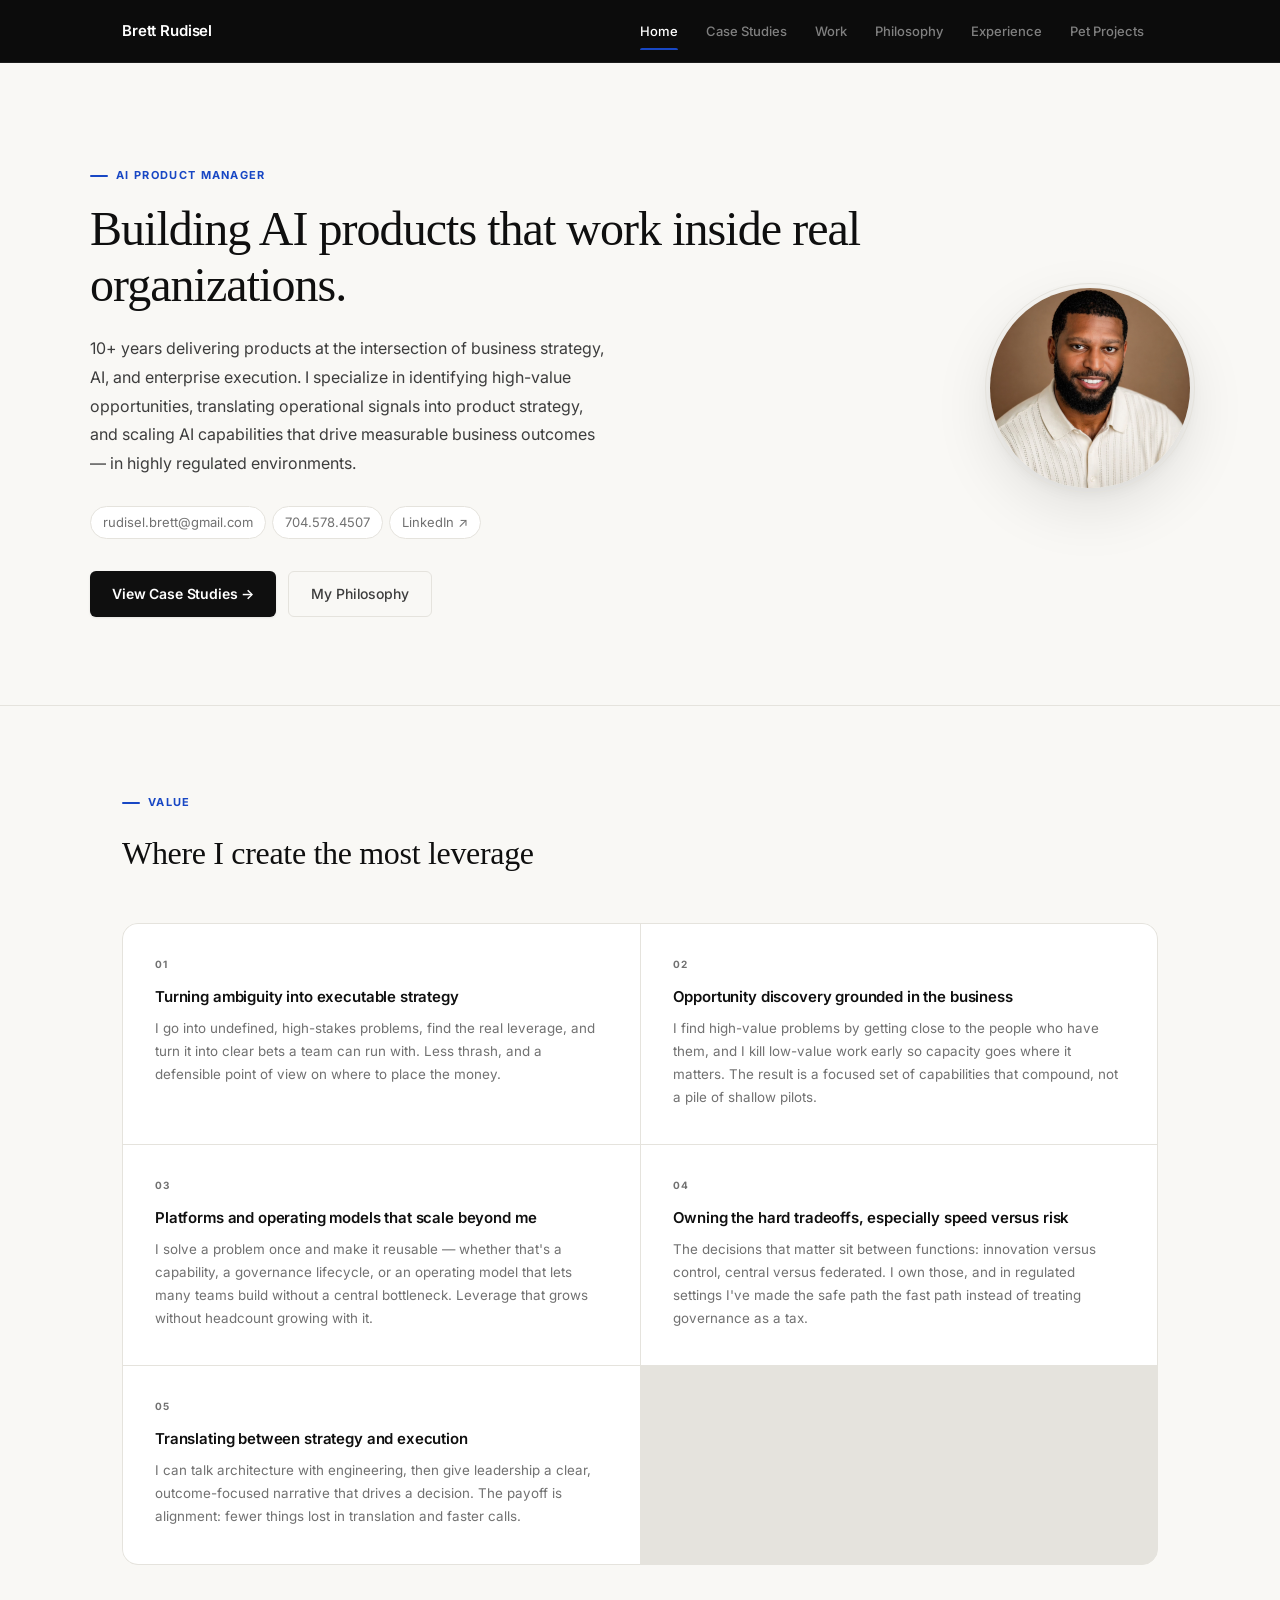
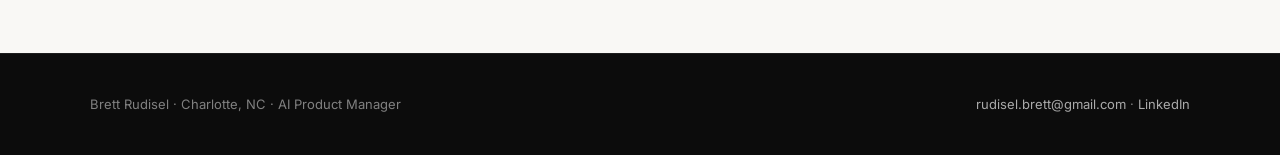
<file: index.html>
<!DOCTYPE html>
<html lang="en">
<head>
  <meta charset="UTF-8" />
  <meta name="viewport" content="width=device-width, initial-scale=1.0" />
  <title>Brett Rudisel — AI Product Manager</title>
  <link rel="stylesheet" href="assets/style.css" />
</head>
<body>

<nav>
  <div class="nav-inner">
    <a class="nav-name" href="index.html">Brett Rudisel</a>
    <ul class="nav-links">
      <li><a href="index.html" class="active">Home</a></li>
      <li><a href="case-studies.html">Case Studies</a></li>
      <li><a href="work.html">Work</a></li>
      <li><a href="philosophy.html">Philosophy</a></li>
      <li><a href="experience.html">Experience</a></li>
      <li><a href="pet-projects.html">Pet Projects</a></li>
    </ul>
    <button class="nav-toggle" onclick="document.querySelector('.nav-links').classList.toggle('open')">☰</button>
  </div>
</nav>

<main>

  <!-- HERO -->
  <section class="hero-home">
    <div class="hero-home-inner">
      <div class="hero-text">
        <p class="eyebrow">AI Product Manager</p>
        <h1>Building AI products that work inside real organizations.</h1>
        <p class="hero-sub">10+ years delivering products at the intersection of business strategy, AI, and enterprise execution. I specialize in identifying high-value opportunities, translating operational signals into product strategy, and scaling AI capabilities that drive measurable business outcomes — in highly regulated environments.</p>
        <div class="hero-contact">
          <a href="mailto:rudisel.brett@gmail.com">rudisel.brett@gmail.com</a>
          <a href="tel:7045784507">704.578.4507</a>
          <a href="https://linkedin.com/in/brett-rudisel" target="_blank">LinkedIn ↗</a>
        </div>
        <div class="hero-cta">
          <a href="case-studies.html" class="btn-primary">View Case Studies →</a>
          <a href="philosophy.html" class="btn-secondary">My Philosophy</a>
        </div>
      </div>
      <div class="hero-photo-wrap">
        <img src="assets/1776006092324.png" alt="Brett Rudisel" class="hero-photo" />
      </div>
    </div>
  </section>

  <!-- FOCUS AREAS -->
  <section class="home-focus">
    <div class="container">
      <div class="home-focus-header">
        <p class="eyebrow">Value</p>
        <h2>Where I create the most leverage</h2>
      </div>
      <div class="focus-grid">
        <div class="focus-card">
          <h3>Turning ambiguity into executable strategy</h3>
          <p>I go into undefined, high-stakes problems, find the real leverage, and turn it into clear bets a team can run with. Less thrash, and a defensible point of view on where to place the money.</p>
        </div>
        <div class="focus-card">
          <h3>Opportunity discovery grounded in the business</h3>
          <p>I find high-value problems by getting close to the people who have them, and I kill low-value work early so capacity goes where it matters. The result is a focused set of capabilities that compound, not a pile of shallow pilots.</p>
        </div>
        <div class="focus-card">
          <h3>Platforms and operating models that scale beyond me</h3>
          <p>I solve a problem once and make it reusable — whether that's a capability, a governance lifecycle, or an operating model that lets many teams build without a central bottleneck. Leverage that grows without headcount growing with it.</p>
        </div>
        <div class="focus-card">
          <h3>Owning the hard tradeoffs, especially speed versus risk</h3>
          <p>The decisions that matter sit between functions: innovation versus control, central versus federated. I own those, and in regulated settings I've made the safe path the fast path instead of treating governance as a tax.</p>
        </div>
        <div class="focus-card">
          <h3>Translating between strategy and execution</h3>
          <p>I can talk architecture with engineering, then give leadership a clear, outcome-focused narrative that drives a decision. The payoff is alignment: fewer things lost in translation and faster calls.</p>
        </div>
      </div>
    </div>
  </section>

</main>

<footer>
  <div class="footer-inner">
    <p>Brett Rudisel · Charlotte, NC · AI Product Manager</p>
    <p><a href="mailto:rudisel.brett@gmail.com">rudisel.brett@gmail.com</a> · <a href="https://linkedin.com/in/brett-rudisel" target="_blank">LinkedIn</a></p>
  </div>
</footer>

</body>
</html>
</file>
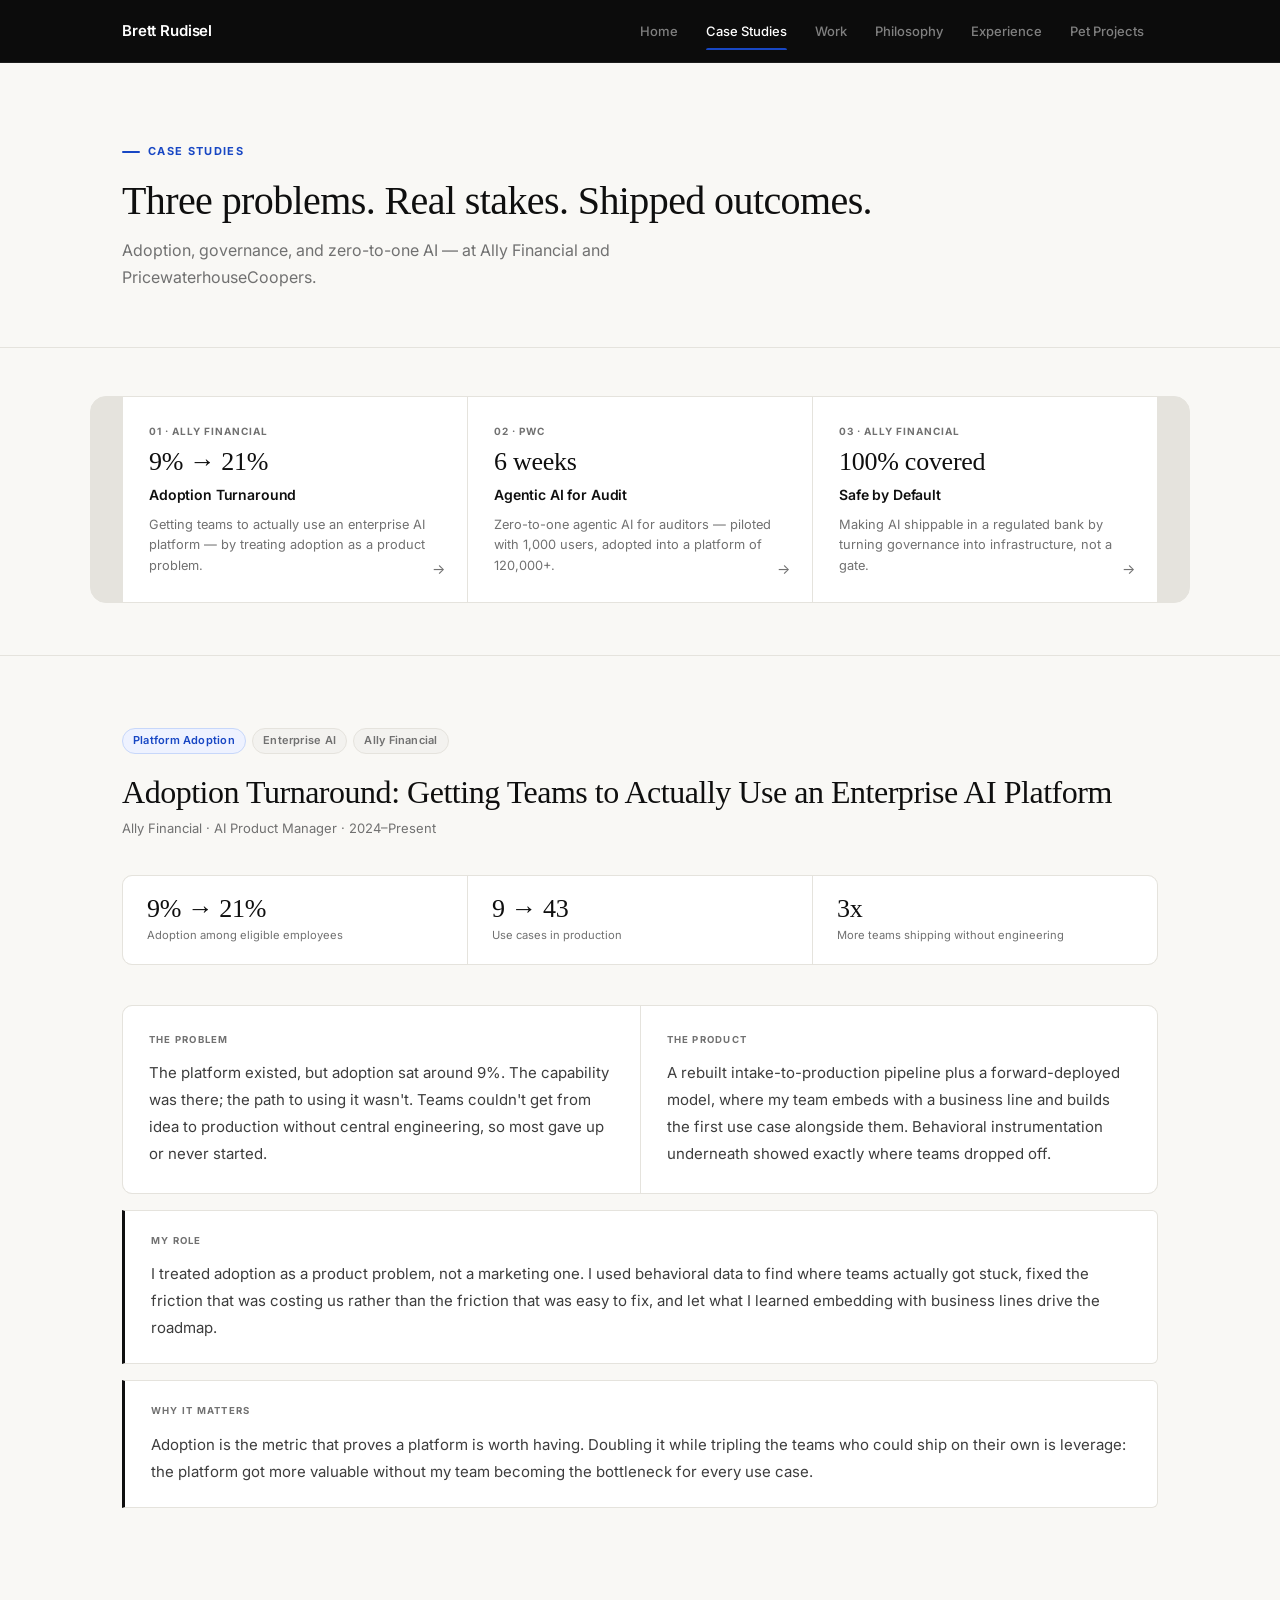
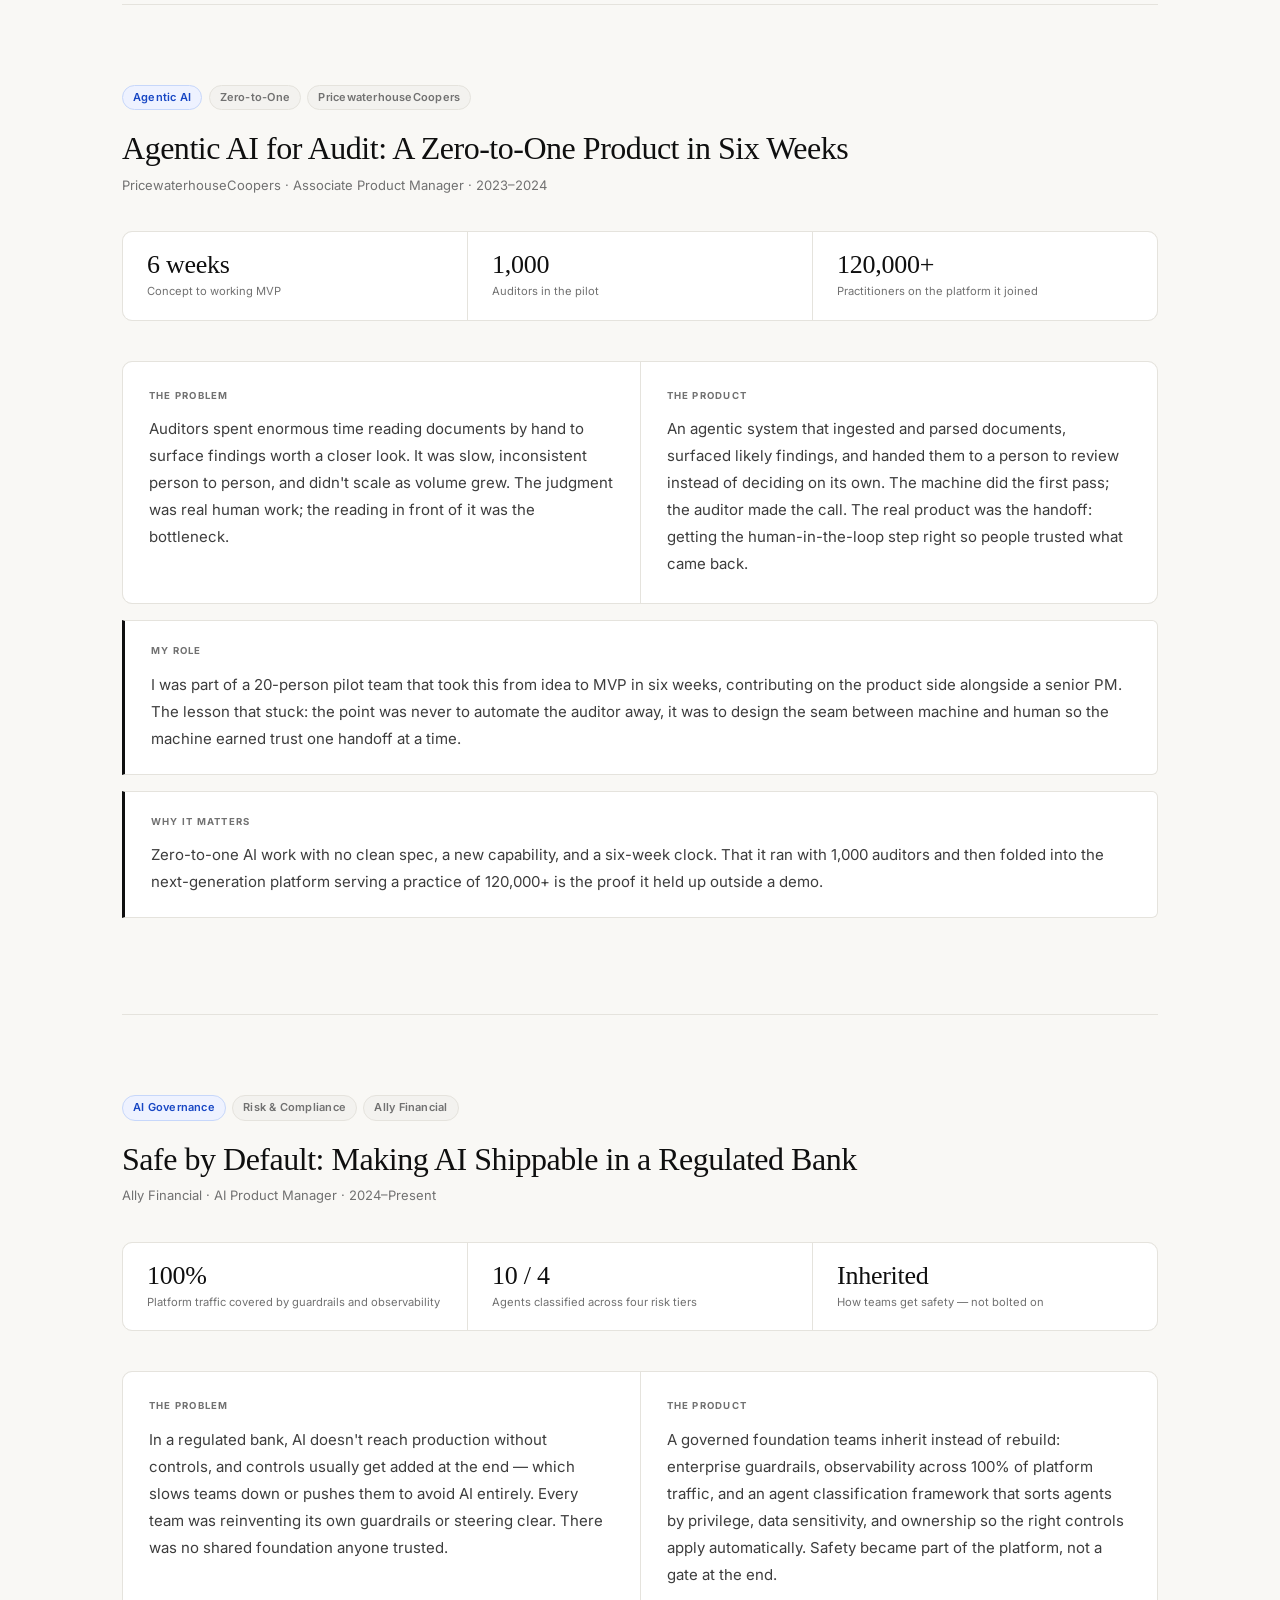
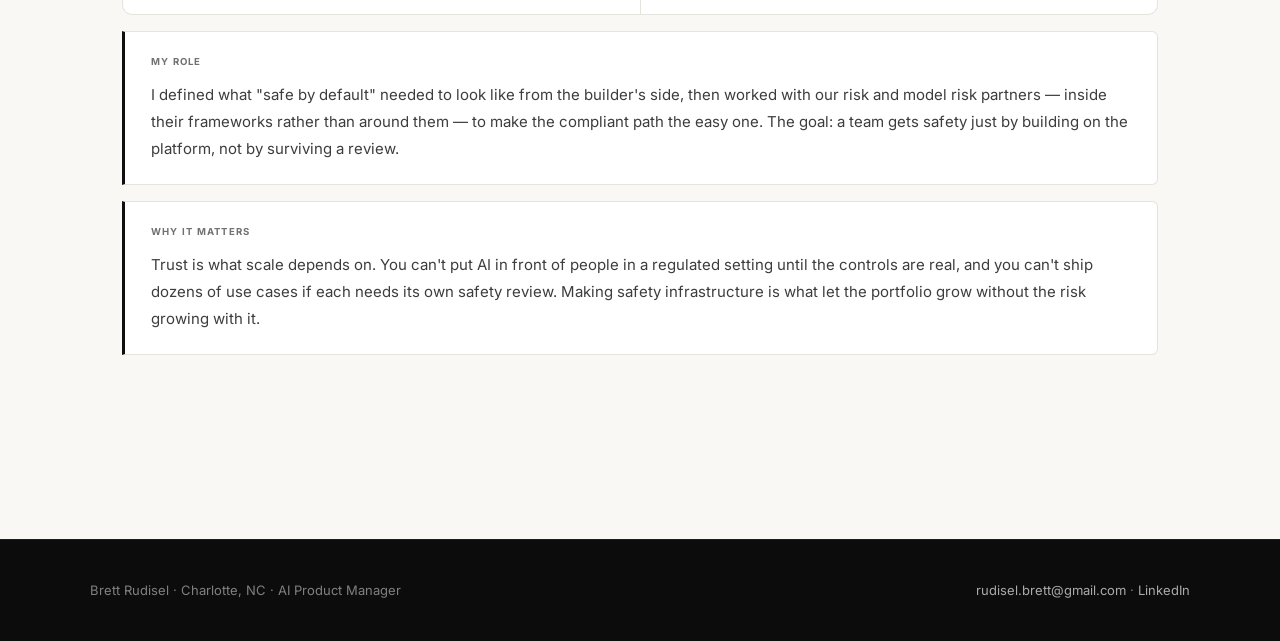
<file: case-studies.html>
<!DOCTYPE html>
<html lang="en">
<head>
  <meta charset="UTF-8" />
  <meta name="viewport" content="width=device-width, initial-scale=1.0" />
  <title>Case Studies — Brett Rudisel</title>
  <link rel="stylesheet" href="assets/style.css" />
</head>
<body>

<nav>
  <div class="nav-inner">
    <a class="nav-name" href="index.html">Brett Rudisel</a>
    <ul class="nav-links">
      <li><a href="index.html">Home</a></li>
      <li><a href="case-studies.html" class="active">Case Studies</a></li>
      <li><a href="work.html">Work</a></li>
      <li><a href="philosophy.html">Philosophy</a></li>
      <li><a href="experience.html">Experience</a></li>
      <li><a href="pet-projects.html">Pet Projects</a></li>
    </ul>
    <button class="nav-toggle" onclick="document.querySelector('.nav-links').classList.toggle('open')">☰</button>
  </div>
</nav>

<main>
  <section class="page-header">
    <div class="container">
      <p class="eyebrow">Case Studies</p>
      <h1>Three problems. Real stakes. Shipped outcomes.</h1>
      <p class="page-sub">Adoption, governance, and zero-to-one AI — at Ally Financial and PricewaterhouseCoopers.</p>
    </div>
  </section>

  <!-- CARD GRID -->
  <section class="cs-card-grid">
    <div class="container">
      <a href="#adoption" class="cs-card">
        <div class="cs-card-num">01 · Ally Financial</div>
        <div class="cs-card-metric">9% → 21%</div>
        <div class="cs-card-title">Adoption Turnaround</div>
        <div class="cs-card-desc">Getting teams to actually use an enterprise AI platform — by treating adoption as a product problem.</div>
        <span class="cs-card-arrow">→</span>
      </a>
      <a href="#agentic" class="cs-card">
        <div class="cs-card-num">02 · PwC</div>
        <div class="cs-card-metric">6 weeks</div>
        <div class="cs-card-title">Agentic AI for Audit</div>
        <div class="cs-card-desc">Zero-to-one agentic AI for auditors — piloted with 1,000 users, adopted into a platform of 120,000+.</div>
        <span class="cs-card-arrow">→</span>
      </a>
      <a href="#governance" class="cs-card">
        <div class="cs-card-num">03 · Ally Financial</div>
        <div class="cs-card-metric">100% covered</div>
        <div class="cs-card-title">Safe by Default</div>
        <div class="cs-card-desc">Making AI shippable in a regulated bank by turning governance into infrastructure, not a gate.</div>
        <span class="cs-card-arrow">→</span>
      </a>
    </div>
  </section>

  <div class="container cs-page">

    <!-- CASE STUDY 1 -->
    <article class="cs" id="adoption">
      <div class="cs-header">
        <div class="cs-tags">
          <span class="tag accent">Platform Adoption</span>
          <span class="tag">Enterprise AI</span>
          <span class="tag">Ally Financial</span>
        </div>
        <h2>Adoption Turnaround: Getting Teams to Actually Use an Enterprise AI Platform</h2>
        <p class="cs-company">Ally Financial · AI Product Manager · 2024–Present</p>
      </div>

      <div class="metrics-strip">
        <div class="metric"><div class="metric-val">9% → 21%</div><div class="metric-lbl">Adoption among eligible employees</div></div>
        <div class="metric"><div class="metric-val">9 → 43</div><div class="metric-lbl">Use cases in production</div></div>
        <div class="metric"><div class="metric-val">3x</div><div class="metric-lbl">More teams shipping without engineering</div></div>
      </div>

      <div class="cs-two-col">
        <div class="cs-block">
          <h3>The Problem</h3>
          <p>The platform existed, but adoption sat around 9%. The capability was there; the path to using it wasn't. Teams couldn't get from idea to production without central engineering, so most gave up or never started.</p>
        </div>
        <div class="cs-block">
          <h3>The Product</h3>
          <p>A rebuilt intake-to-production pipeline plus a forward-deployed model, where my team embeds with a business line and builds the first use case alongside them. Behavioral instrumentation underneath showed exactly where teams dropped off.</p>
        </div>
      </div>

      <div class="cs-callout">
        <h3>My Role</h3>
        <p>I treated adoption as a product problem, not a marketing one. I used behavioral data to find where teams actually got stuck, fixed the friction that was costing us rather than the friction that was easy to fix, and let what I learned embedding with business lines drive the roadmap.</p>
      </div>

      <div class="cs-callout">
        <h3>Why It Matters</h3>
        <p>Adoption is the metric that proves a platform is worth having. Doubling it while tripling the teams who could ship on their own is leverage: the platform got more valuable without my team becoming the bottleneck for every use case.</p>
      </div>
    </article>

    <div class="cs-divider"></div>

    <!-- CASE STUDY 2 -->
    <article class="cs" id="agentic">
      <div class="cs-header">
        <div class="cs-tags">
          <span class="tag accent">Agentic AI</span>
          <span class="tag">Zero-to-One</span>
          <span class="tag">PricewaterhouseCoopers</span>
        </div>
        <h2>Agentic AI for Audit: A Zero-to-One Product in Six Weeks</h2>
        <p class="cs-company">PricewaterhouseCoopers · Associate Product Manager · 2023–2024</p>
      </div>

      <div class="metrics-strip">
        <div class="metric"><div class="metric-val">6 weeks</div><div class="metric-lbl">Concept to working MVP</div></div>
        <div class="metric"><div class="metric-val">1,000</div><div class="metric-lbl">Auditors in the pilot</div></div>
        <div class="metric"><div class="metric-val">120,000+</div><div class="metric-lbl">Practitioners on the platform it joined</div></div>
      </div>

      <div class="cs-two-col">
        <div class="cs-block">
          <h3>The Problem</h3>
          <p>Auditors spent enormous time reading documents by hand to surface findings worth a closer look. It was slow, inconsistent person to person, and didn't scale as volume grew. The judgment was real human work; the reading in front of it was the bottleneck.</p>
        </div>
        <div class="cs-block">
          <h3>The Product</h3>
          <p>An agentic system that ingested and parsed documents, surfaced likely findings, and handed them to a person to review instead of deciding on its own. The machine did the first pass; the auditor made the call. The real product was the handoff: getting the human-in-the-loop step right so people trusted what came back.</p>
        </div>
      </div>

      <div class="cs-callout">
        <h3>My Role</h3>
        <p>I was part of a 20-person pilot team that took this from idea to MVP in six weeks, contributing on the product side alongside a senior PM. The lesson that stuck: the point was never to automate the auditor away, it was to design the seam between machine and human so the machine earned trust one handoff at a time.</p>
      </div>

      <div class="cs-callout">
        <h3>Why It Matters</h3>
        <p>Zero-to-one AI work with no clean spec, a new capability, and a six-week clock. That it ran with 1,000 auditors and then folded into the next-generation platform serving a practice of 120,000+ is the proof it held up outside a demo.</p>
      </div>
    </article>

    <div class="cs-divider"></div>

    <!-- CASE STUDY 3 -->
    <article class="cs" id="governance">
      <div class="cs-header">
        <div class="cs-tags">
          <span class="tag accent">AI Governance</span>
          <span class="tag">Risk & Compliance</span>
          <span class="tag">Ally Financial</span>
        </div>
        <h2>Safe by Default: Making AI Shippable in a Regulated Bank</h2>
        <p class="cs-company">Ally Financial · AI Product Manager · 2024–Present</p>
      </div>

      <div class="metrics-strip">
        <div class="metric"><div class="metric-val">100%</div><div class="metric-lbl">Platform traffic covered by guardrails and observability</div></div>
        <div class="metric"><div class="metric-val">10 / 4</div><div class="metric-lbl">Agents classified across four risk tiers</div></div>
        <div class="metric"><div class="metric-val">Inherited</div><div class="metric-lbl">How teams get safety — not bolted on</div></div>
      </div>

      <div class="cs-two-col">
        <div class="cs-block">
          <h3>The Problem</h3>
          <p>In a regulated bank, AI doesn't reach production without controls, and controls usually get added at the end — which slows teams down or pushes them to avoid AI entirely. Every team was reinventing its own guardrails or steering clear. There was no shared foundation anyone trusted.</p>
        </div>
        <div class="cs-block">
          <h3>The Product</h3>
          <p>A governed foundation teams inherit instead of rebuild: enterprise guardrails, observability across 100% of platform traffic, and an agent classification framework that sorts agents by privilege, data sensitivity, and ownership so the right controls apply automatically. Safety became part of the platform, not a gate at the end.</p>
        </div>
      </div>

      <div class="cs-callout">
        <h3>My Role</h3>
        <p>I defined what "safe by default" needed to look like from the builder's side, then worked with our risk and model risk partners — inside their frameworks rather than around them — to make the compliant path the easy one. The goal: a team gets safety just by building on the platform, not by surviving a review.</p>
      </div>

      <div class="cs-callout">
        <h3>Why It Matters</h3>
        <p>Trust is what scale depends on. You can't put AI in front of people in a regulated setting until the controls are real, and you can't ship dozens of use cases if each needs its own safety review. Making safety infrastructure is what let the portfolio grow without the risk growing with it.</p>
      </div>
    </article>

  </div>
</main>

<footer>
  <div class="footer-inner">
    <p>Brett Rudisel · Charlotte, NC · AI Product Manager</p>
    <p><a href="mailto:rudisel.brett@gmail.com">rudisel.brett@gmail.com</a> · <a href="https://linkedin.com/in/brett-rudisel" target="_blank">LinkedIn</a></p>
  </div>
</footer>

</body>
</html>
</file>
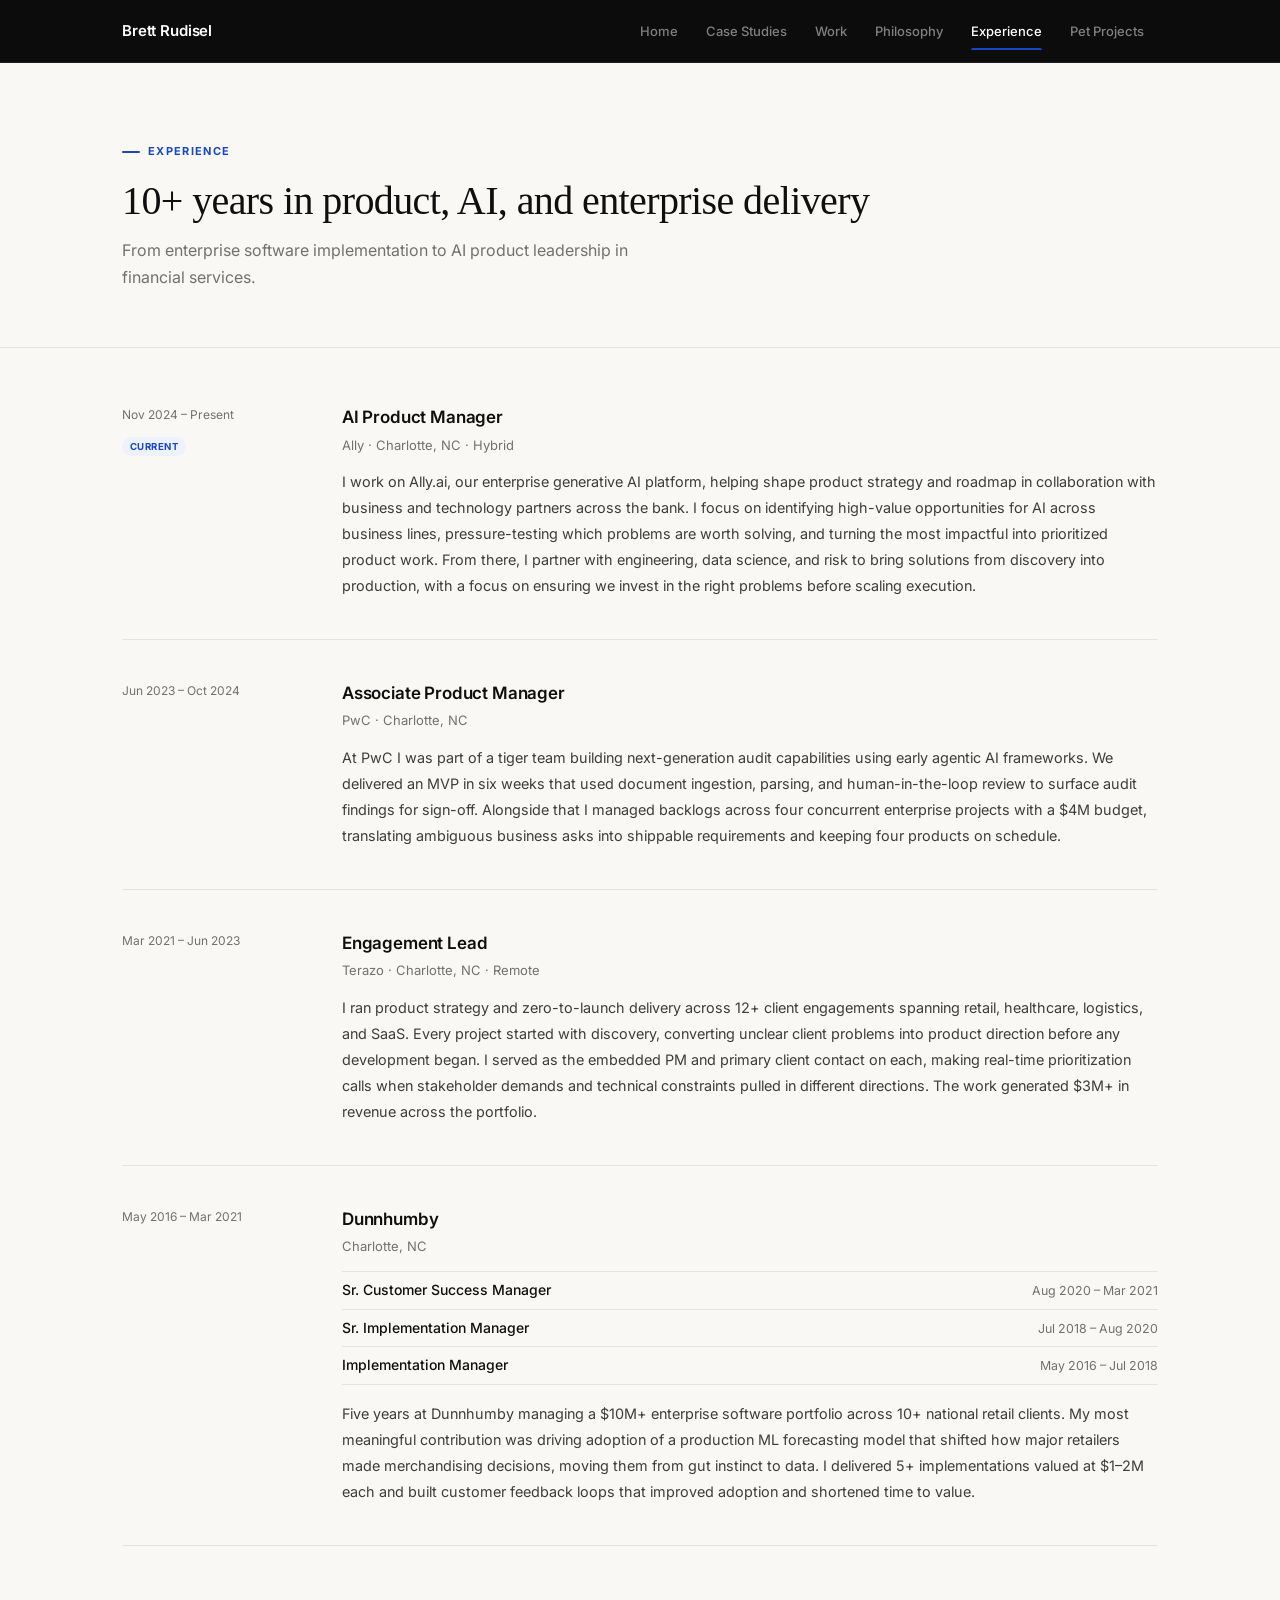
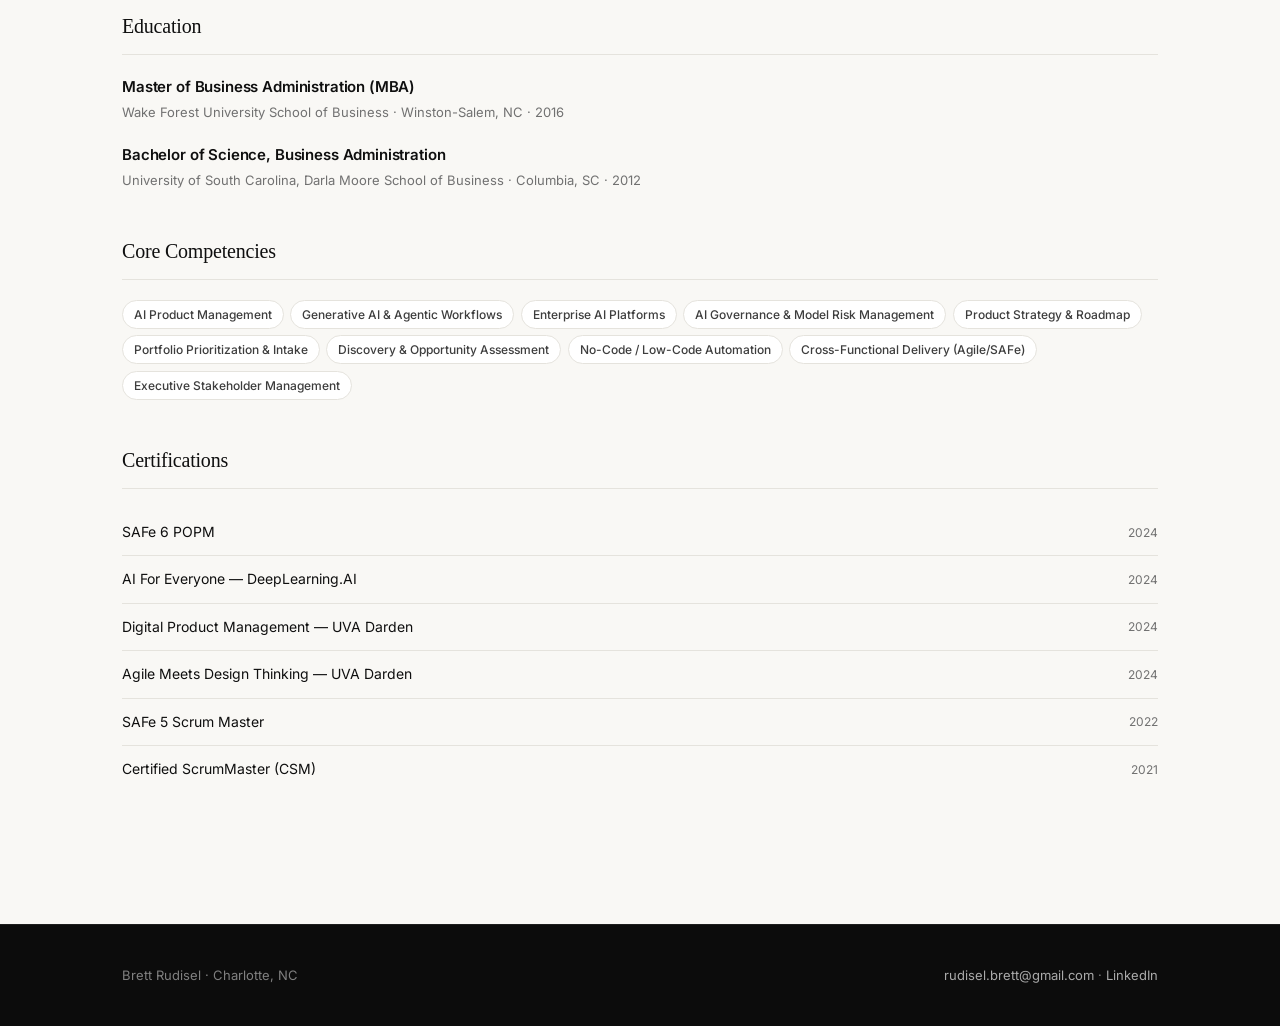
<file: experience.html>
<!DOCTYPE html>
<html lang="en">
<head>
  <meta charset="UTF-8" />
  <meta name="viewport" content="width=device-width, initial-scale=1.0" />
  <title>Experience — Brett Rudisel</title>
  <link rel="stylesheet" href="assets/style.css" />
</head>
<body>

<nav>
  <div class="nav-inner">
    <a class="nav-name" href="index.html">Brett Rudisel</a>
    <ul class="nav-links">
      <li><a href="index.html">Home</a></li>
      <li><a href="case-studies.html">Case Studies</a></li>
      <li><a href="work.html">Work</a></li>
      <li><a href="philosophy.html">Philosophy</a></li>
      <li><a href="experience.html" class="active">Experience</a></li>
      <li><a href="pet-projects.html">Pet Projects</a></li>
    </ul>
    <button class="nav-toggle" onclick="document.querySelector('.nav-links').classList.toggle('open')">☰</button>
  </div>
</nav>

<main>
  <section class="page-header">
    <div class="container">
      <p class="eyebrow">Experience</p>
      <h1>10+ years in product, AI, and enterprise delivery</h1>
      <p class="page-sub">From enterprise software implementation to AI product leadership in financial services.</p>
    </div>
  </section>

  <div class="container exp-page">

    <div class="timeline">

      <div class="tl-item">
        <div class="tl-meta">
          <span class="tl-date">Nov 2024 – Present</span>
          <span class="tl-tag">Current</span>
        </div>
        <div class="tl-body">
          <h2>AI Product Manager</h2>
          <p class="tl-company">Ally · Charlotte, NC · Hybrid</p>
          <p class="tl-desc">I work on Ally.ai, our enterprise generative AI platform, helping shape product strategy and roadmap in collaboration with business and technology partners across the bank. I focus on identifying high-value opportunities for AI across business lines, pressure-testing which problems are worth solving, and turning the most impactful into prioritized product work. From there, I partner with engineering, data science, and risk to bring solutions from discovery into production, with a focus on ensuring we invest in the right problems before scaling execution.</p>
        </div>
      </div>

      <div class="tl-item">
        <div class="tl-meta">
          <span class="tl-date">Jun 2023 – Oct 2024</span>
        </div>
        <div class="tl-body">
          <h2>Associate Product Manager</h2>
          <p class="tl-company">PwC · Charlotte, NC</p>
          <p class="tl-desc">At PwC I was part of a tiger team building next-generation audit capabilities using early agentic AI frameworks. We delivered an MVP in six weeks that used document ingestion, parsing, and human-in-the-loop review to surface audit findings for sign-off. Alongside that I managed backlogs across four concurrent enterprise projects with a $4M budget, translating ambiguous business asks into shippable requirements and keeping four products on schedule.</p>
        </div>
      </div>

      <div class="tl-item">
        <div class="tl-meta">
          <span class="tl-date">Mar 2021 – Jun 2023</span>
        </div>
        <div class="tl-body">
          <h2>Engagement Lead</h2>
          <p class="tl-company">Terazo · Charlotte, NC · Remote</p>
          <p class="tl-desc">I ran product strategy and zero-to-launch delivery across 12+ client engagements spanning retail, healthcare, logistics, and SaaS. Every project started with discovery, converting unclear client problems into product direction before any development began. I served as the embedded PM and primary client contact on each, making real-time prioritization calls when stakeholder demands and technical constraints pulled in different directions. The work generated $3M+ in revenue across the portfolio.</p>
        </div>
      </div>

      <div class="tl-item">
        <div class="tl-meta">
          <span class="tl-date">May 2016 – Mar 2021</span>
        </div>
        <div class="tl-body">
          <h2>Dunnhumby</h2>
          <p class="tl-company">Charlotte, NC</p>
          <div class="tl-roles">
            <div class="tl-role-row"><span class="tl-role-title">Sr. Customer Success Manager</span><span class="tl-role-dates">Aug 2020 – Mar 2021</span></div>
            <div class="tl-role-row"><span class="tl-role-title">Sr. Implementation Manager</span><span class="tl-role-dates">Jul 2018 – Aug 2020</span></div>
            <div class="tl-role-row"><span class="tl-role-title">Implementation Manager</span><span class="tl-role-dates">May 2016 – Jul 2018</span></div>
          </div>
          <p class="tl-desc">Five years at Dunnhumby managing a $10M+ enterprise software portfolio across 10+ national retail clients. My most meaningful contribution was driving adoption of a production ML forecasting model that shifted how major retailers made merchandising decisions, moving them from gut instinct to data. I delivered 5+ implementations valued at $1–2M each and built customer feedback loops that improved adoption and shortened time to value.</p>
        </div>
      </div>

    </div>

    <div class="exp-sidebar-sections">

      <div class="exp-block">
        <h2>Education</h2>
        <div class="edu-item">
          <div class="edu-degree">Master of Business Administration (MBA)</div>
          <div class="edu-school">Wake Forest University School of Business · Winston-Salem, NC · 2016</div>
        </div>
        <div class="edu-item">
          <div class="edu-degree">Bachelor of Science, Business Administration</div>
          <div class="edu-school">University of South Carolina, Darla Moore School of Business · Columbia, SC · 2012</div>
        </div>
      </div>

      <div class="exp-block">
        <h2>Core Competencies</h2>
        <div class="competency-grid">
          <span class="competency">AI Product Management</span>
          <span class="competency">Generative AI & Agentic Workflows</span>
          <span class="competency">Enterprise AI Platforms</span>
          <span class="competency">AI Governance & Model Risk Management</span>
          <span class="competency">Product Strategy & Roadmap</span>
          <span class="competency">Portfolio Prioritization & Intake</span>
          <span class="competency">Discovery & Opportunity Assessment</span>
          <span class="competency">No-Code / Low-Code Automation</span>
          <span class="competency">Cross-Functional Delivery (Agile/SAFe)</span>
          <span class="competency">Executive Stakeholder Management</span>
        </div>
      </div>

      <div class="exp-block">
        <h2>Certifications</h2>
        <div class="cert-list">
          <div class="cert-row"><span>SAFe 6 POPM</span><span class="cert-yr">2024</span></div>
          <div class="cert-row"><span>AI For Everyone — DeepLearning.AI</span><span class="cert-yr">2024</span></div>
          <div class="cert-row"><span>Digital Product Management — UVA Darden</span><span class="cert-yr">2024</span></div>
          <div class="cert-row"><span>Agile Meets Design Thinking — UVA Darden</span><span class="cert-yr">2024</span></div>
          <div class="cert-row"><span>SAFe 5 Scrum Master</span><span class="cert-yr">2022</span></div>
          <div class="cert-row"><span>Certified ScrumMaster (CSM)</span><span class="cert-yr">2021</span></div>
        </div>
      </div>

    </div>

  </div>
</main>

<footer>
  <div class="container footer-inner">
    <p>Brett Rudisel · Charlotte, NC</p>
    <p><a href="mailto:rudisel.brett@gmail.com">rudisel.brett@gmail.com</a> · <a href="https://linkedin.com/in/brett-rudisel" target="_blank">LinkedIn</a></p>
  </div>
</footer>

</body>
</html>
</file>
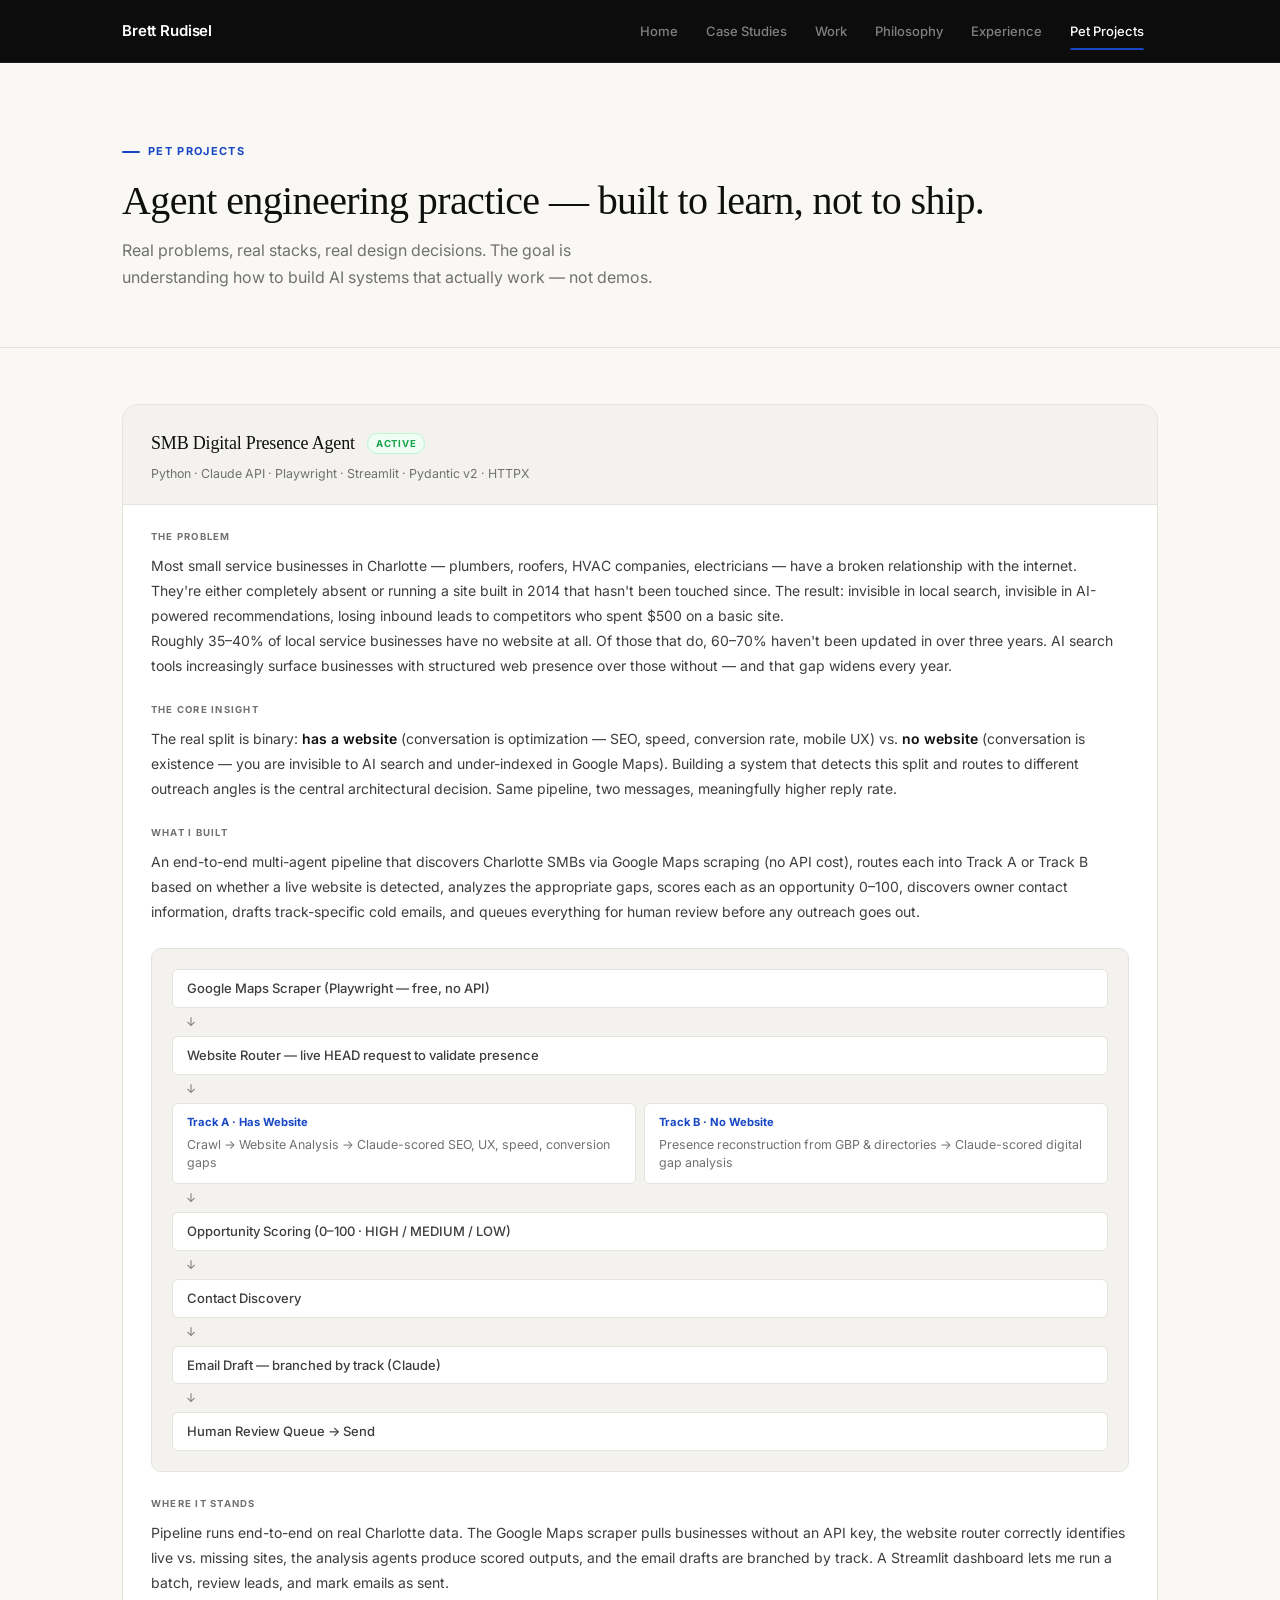
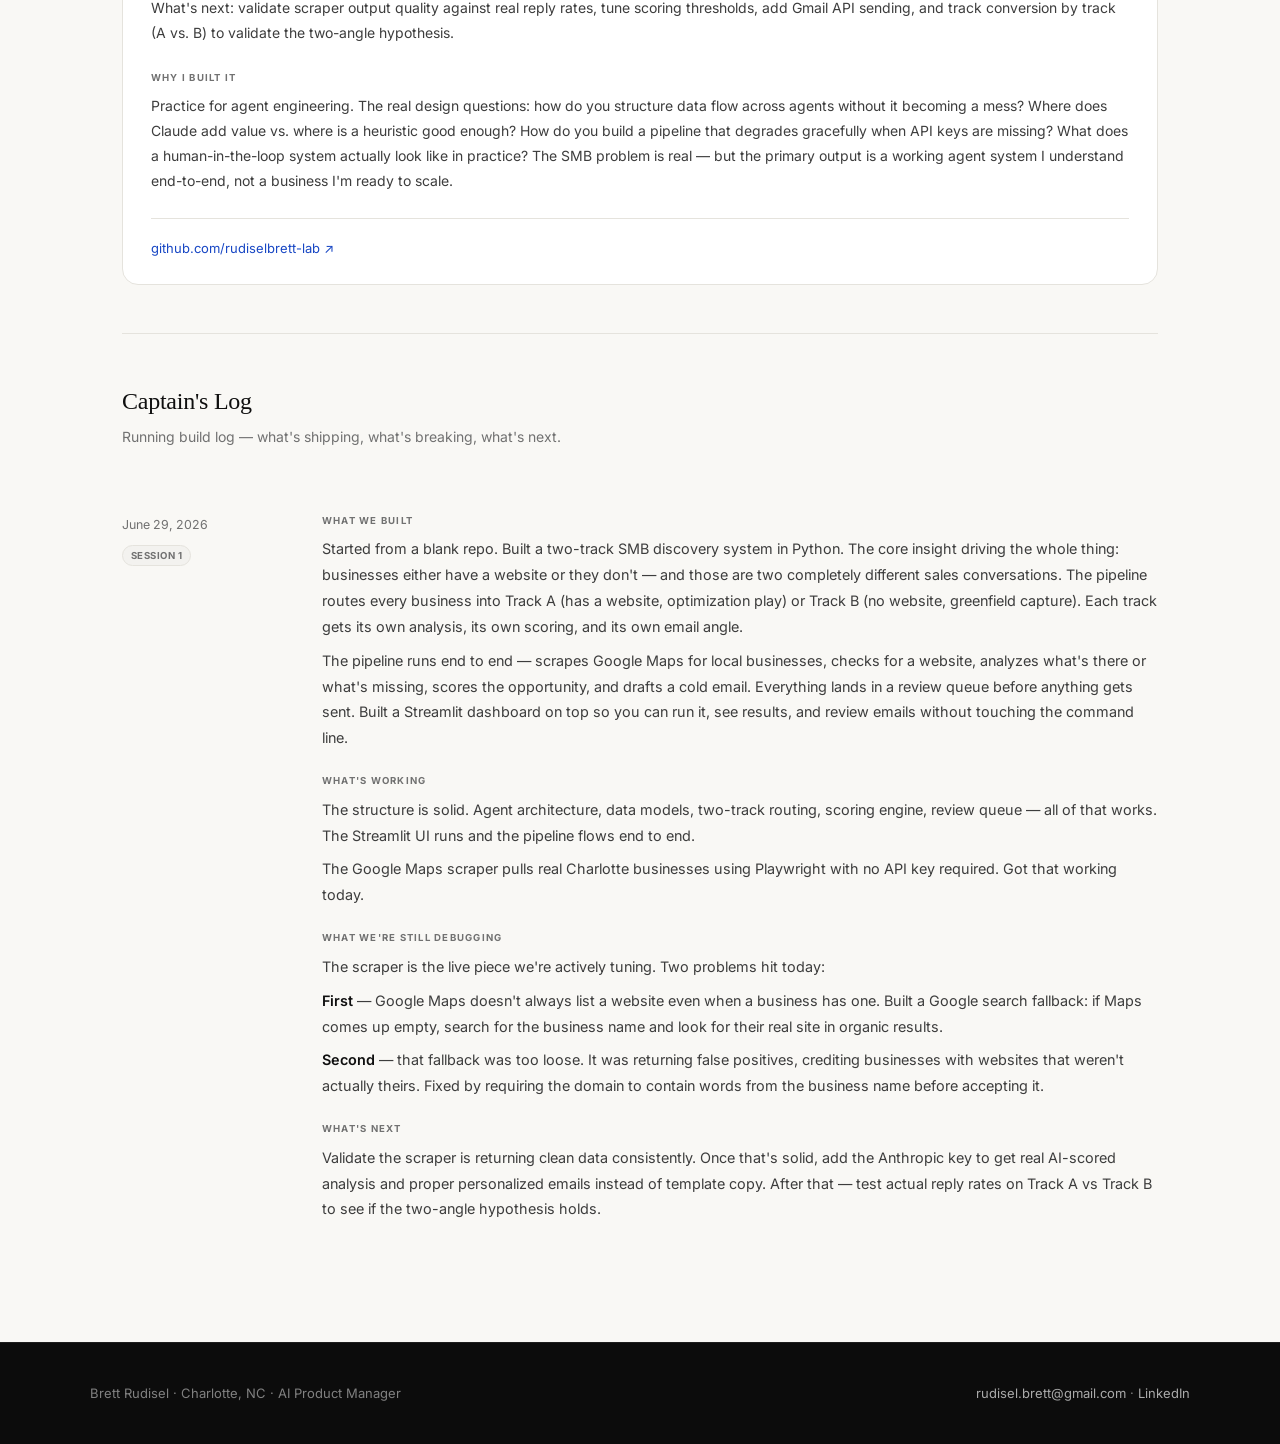
<file: pet-projects.html>
<!DOCTYPE html>
<html lang="en">
<head>
  <meta charset="UTF-8" />
  <meta name="viewport" content="width=device-width, initial-scale=1.0" />
  <title>Pet Projects — Brett Rudisel</title>
  <link rel="stylesheet" href="assets/style.css" />
</head>
<body>

<nav>
  <div class="nav-inner">
    <a class="nav-name" href="index.html">Brett Rudisel</a>
    <ul class="nav-links">
      <li><a href="index.html">Home</a></li>
      <li><a href="case-studies.html">Case Studies</a></li>
      <li><a href="work.html">Work</a></li>
      <li><a href="philosophy.html">Philosophy</a></li>
      <li><a href="experience.html">Experience</a></li>
      <li><a href="pet-projects.html" class="active">Pet Projects</a></li>
    </ul>
    <button class="nav-toggle" onclick="document.querySelector('.nav-links').classList.toggle('open')">☰</button>
  </div>
</nav>

<main>
  <section class="page-header">
    <div class="container">
      <p class="eyebrow">Pet Projects</p>
      <h1>Agent engineering practice — built to learn, not to ship.</h1>
      <p class="page-sub">Real problems, real stacks, real design decisions. The goal is understanding how to build AI systems that actually work — not demos.</p>
    </div>
  </section>

  <div class="container pet-page">

    <div class="pet-project-card">
      <div class="pet-project-top">
        <div class="pet-project-title-row">
          <h3 class="pet-project-title">SMB Digital Presence Agent</h3>
          <span class="pet-project-status">Active</span>
        </div>
        <p class="pet-project-stack">Python · Claude API · Playwright · Streamlit · Pydantic v2 · HTTPX</p>
      </div>

      <div class="pet-project-body">

        <div class="pet-project-block">
          <div class="pet-project-label">The Problem</div>
          <p>Most small service businesses in Charlotte — plumbers, roofers, HVAC companies, electricians — have a broken relationship with the internet. They're either completely absent or running a site built in 2014 that hasn't been touched since. The result: invisible in local search, invisible in AI-powered recommendations, losing inbound leads to competitors who spent $500 on a basic site.</p>
          <p>Roughly 35–40% of local service businesses have no website at all. Of those that do, 60–70% haven't been updated in over three years. AI search tools increasingly surface businesses with structured web presence over those without — and that gap widens every year.</p>
        </div>

        <div class="pet-project-block">
          <div class="pet-project-label">The Core Insight</div>
          <p>The real split is binary: <strong>has a website</strong> (conversation is optimization — SEO, speed, conversion rate, mobile UX) vs. <strong>no website</strong> (conversation is existence — you are invisible to AI search and under-indexed in Google Maps). Building a system that detects this split and routes to different outreach angles is the central architectural decision. Same pipeline, two messages, meaningfully higher reply rate.</p>
        </div>

        <div class="pet-project-block">
          <div class="pet-project-label">What I Built</div>
          <p>An end-to-end multi-agent pipeline that discovers Charlotte SMBs via Google Maps scraping (no API cost), routes each into Track A or Track B based on whether a live website is detected, analyzes the appropriate gaps, scores each as an opportunity 0–100, discovers owner contact information, drafts track-specific cold emails, and queues everything for human review before any outreach goes out.</p>
        </div>

        <div class="pet-project-arch">
          <div class="pet-project-arch-step">Google Maps Scraper (Playwright — free, no API)</div>
          <div class="pet-project-arch-arrow">↓</div>
          <div class="pet-project-arch-step">Website Router — live HEAD request to validate presence</div>
          <div class="pet-project-arch-arrow">↓</div>
          <div class="pet-project-arch-split">
            <div class="pet-project-arch-track">
              <div class="pet-project-arch-track-label">Track A · Has Website</div>
              <div class="pet-project-arch-track-desc">Crawl → Website Analysis → Claude-scored SEO, UX, speed, conversion gaps</div>
            </div>
            <div class="pet-project-arch-track">
              <div class="pet-project-arch-track-label">Track B · No Website</div>
              <div class="pet-project-arch-track-desc">Presence reconstruction from GBP & directories → Claude-scored digital gap analysis</div>
            </div>
          </div>
          <div class="pet-project-arch-arrow">↓</div>
          <div class="pet-project-arch-step">Opportunity Scoring (0–100 · HIGH / MEDIUM / LOW)</div>
          <div class="pet-project-arch-arrow">↓</div>
          <div class="pet-project-arch-step">Contact Discovery</div>
          <div class="pet-project-arch-arrow">↓</div>
          <div class="pet-project-arch-step">Email Draft — branched by track (Claude)</div>
          <div class="pet-project-arch-arrow">↓</div>
          <div class="pet-project-arch-step pet-project-arch-step--accent">Human Review Queue → Send</div>
        </div>

        <div class="pet-project-block">
          <div class="pet-project-label">Where It Stands</div>
          <p>Pipeline runs end-to-end on real Charlotte data. The Google Maps scraper pulls businesses without an API key, the website router correctly identifies live vs. missing sites, the analysis agents produce scored outputs, and the email drafts are branched by track. A Streamlit dashboard lets me run a batch, review leads, and mark emails as sent.</p>
          <p>What's next: validate scraper output quality against real reply rates, tune scoring thresholds, add Gmail API sending, and track conversion by track (A vs. B) to validate the two-angle hypothesis.</p>
        </div>

        <div class="pet-project-block">
          <div class="pet-project-label">Why I Built It</div>
          <p>Practice for agent engineering. The real design questions: how do you structure data flow across agents without it becoming a mess? Where does Claude add value vs. where is a heuristic good enough? How do you build a pipeline that degrades gracefully when API keys are missing? What does a human-in-the-loop system actually look like in practice? The SMB problem is real — but the primary output is a working agent system I understand end-to-end, not a business I'm ready to scale.</p>
        </div>

        <div class="pet-project-links">
          <a href="https://github.com/rudiselbrett-lab" target="_blank" class="pet-project-link">github.com/rudiselbrett-lab ↗</a>
        </div>

      </div>
    </div>

    <div class="captains-log">
      <div class="captains-log-header">
        <h2 class="captains-log-title">Captain's Log</h2>
        <p class="captains-log-sub">Running build log — what's shipping, what's breaking, what's next.</p>
      </div>

      <div class="log-entry">
        <div class="log-entry-meta">
          <span class="log-date">June 29, 2026</span>
          <span class="log-tag">Session 1</span>
        </div>
        <div class="log-entry-body">

          <div class="log-block">
            <div class="log-block-label">What We Built</div>
            <p>Started from a blank repo. Built a two-track SMB discovery system in Python. The core insight driving the whole thing: businesses either have a website or they don't — and those are two completely different sales conversations. The pipeline routes every business into Track A (has a website, optimization play) or Track B (no website, greenfield capture). Each track gets its own analysis, its own scoring, and its own email angle.</p>
            <p>The pipeline runs end to end — scrapes Google Maps for local businesses, checks for a website, analyzes what's there or what's missing, scores the opportunity, and drafts a cold email. Everything lands in a review queue before anything gets sent. Built a Streamlit dashboard on top so you can run it, see results, and review emails without touching the command line.</p>
          </div>

          <div class="log-block">
            <div class="log-block-label">What's Working</div>
            <p>The structure is solid. Agent architecture, data models, two-track routing, scoring engine, review queue — all of that works. The Streamlit UI runs and the pipeline flows end to end.</p>
            <p>The Google Maps scraper pulls real Charlotte businesses using Playwright with no API key required. Got that working today.</p>
          </div>

          <div class="log-block">
            <div class="log-block-label">What We're Still Debugging</div>
            <p>The scraper is the live piece we're actively tuning. Two problems hit today:</p>
            <p><strong>First</strong> — Google Maps doesn't always list a website even when a business has one. Built a Google search fallback: if Maps comes up empty, search for the business name and look for their real site in organic results.</p>
            <p><strong>Second</strong> — that fallback was too loose. It was returning false positives, crediting businesses with websites that weren't actually theirs. Fixed by requiring the domain to contain words from the business name before accepting it.</p>
          </div>

          <div class="log-block">
            <div class="log-block-label">What's Next</div>
            <p>Validate the scraper is returning clean data consistently. Once that's solid, add the Anthropic key to get real AI-scored analysis and proper personalized emails instead of template copy. After that — test actual reply rates on Track A vs Track B to see if the two-angle hypothesis holds.</p>
          </div>

        </div>
      </div>

    </div>

  </div>
</main>

<footer>
  <div class="footer-inner">
    <p>Brett Rudisel · Charlotte, NC · AI Product Manager</p>
    <p><a href="mailto:rudisel.brett@gmail.com">rudisel.brett@gmail.com</a> · <a href="https://linkedin.com/in/brett-rudisel" target="_blank">LinkedIn</a></p>
  </div>
</footer>

</body>
</html>
</file>
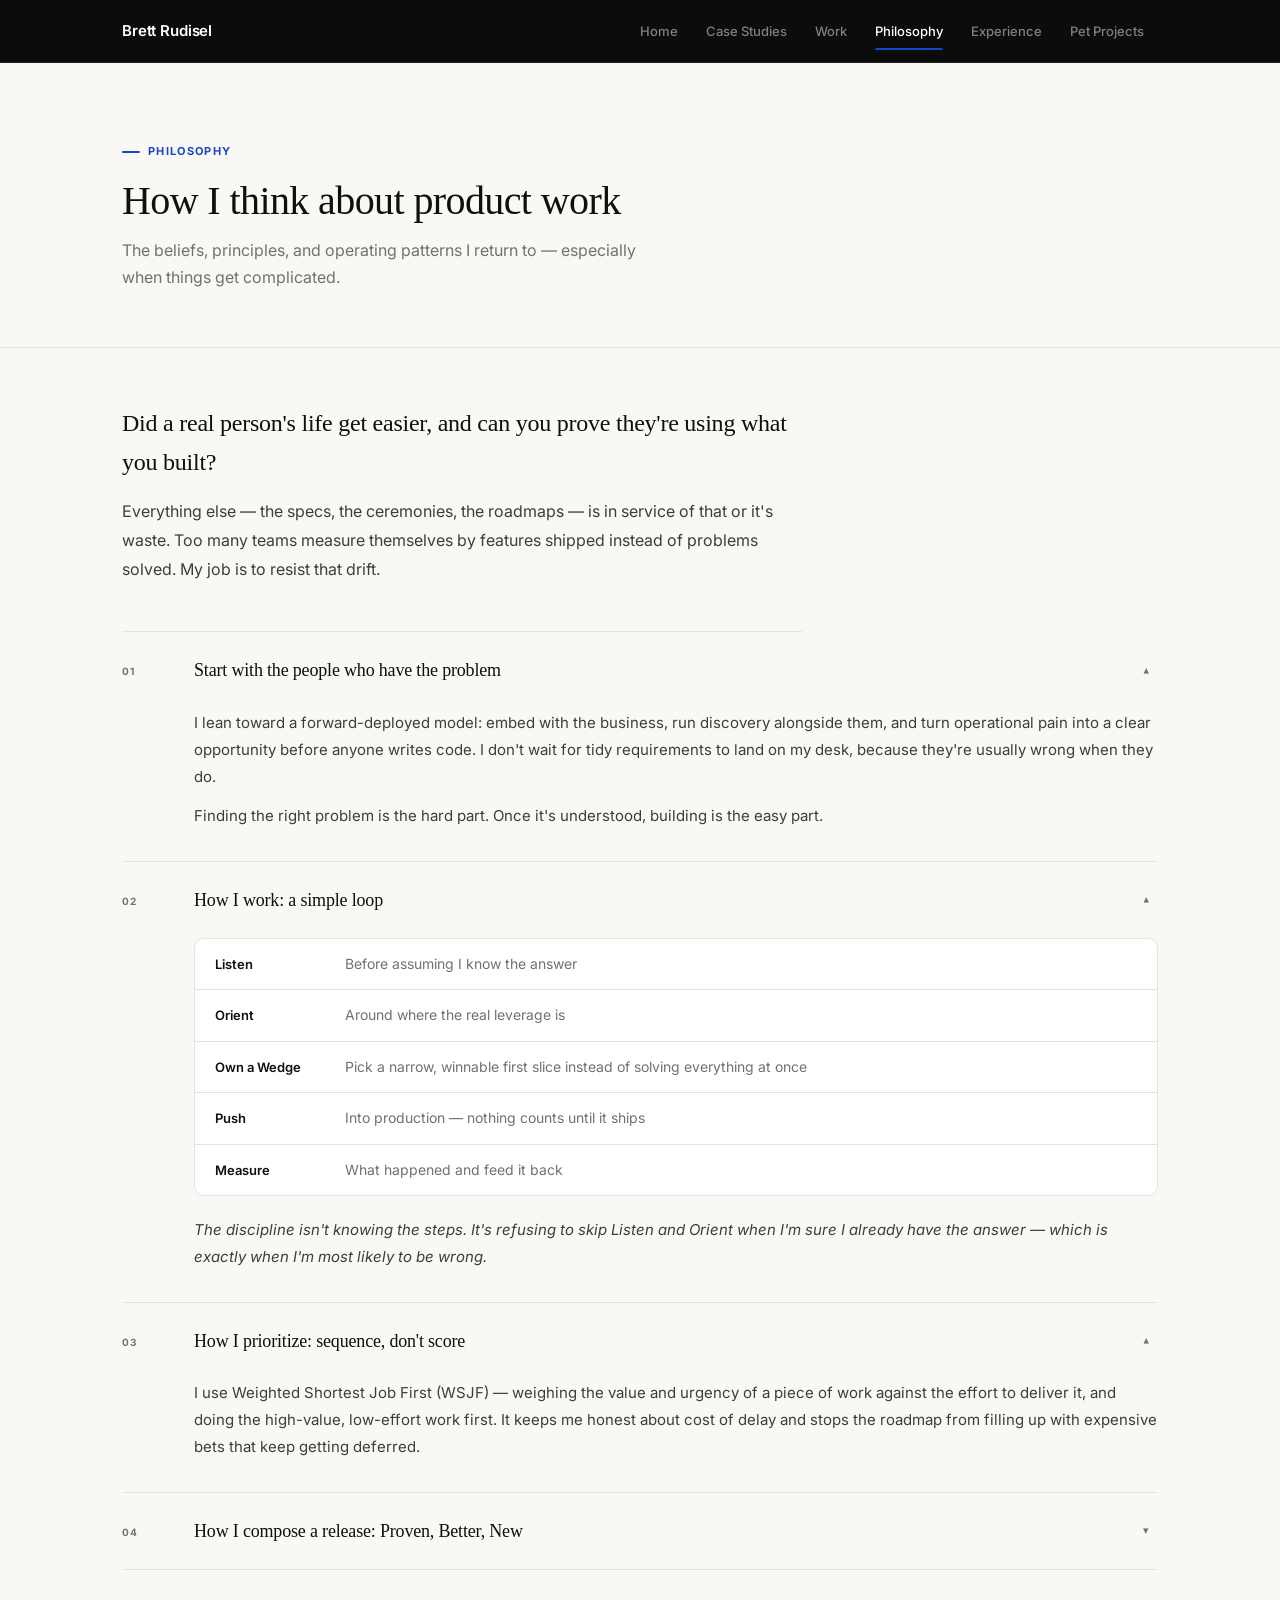
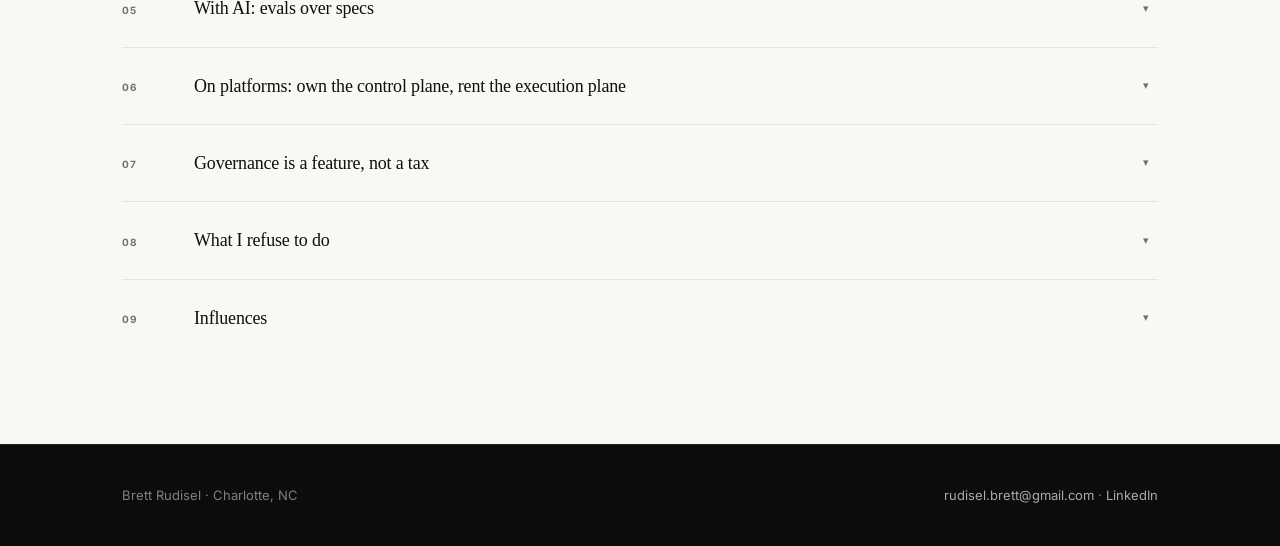
<file: philosophy.html>
<!DOCTYPE html>
<html lang="en">
<head>
  <meta charset="UTF-8" />
  <meta name="viewport" content="width=device-width, initial-scale=1.0" />
  <title>Philosophy — Brett Rudisel</title>
  <link rel="stylesheet" href="assets/style.css" />
</head>
<body>

<nav>
  <div class="nav-inner">
    <a class="nav-name" href="index.html">Brett Rudisel</a>
    <ul class="nav-links">
      <li><a href="index.html">Home</a></li>
      <li><a href="case-studies.html">Case Studies</a></li>
      <li><a href="work.html">Work</a></li>
      <li><a href="philosophy.html" class="active">Philosophy</a></li>
      <li><a href="experience.html">Experience</a></li>
      <li><a href="pet-projects.html">Pet Projects</a></li>
    </ul>
    <button class="nav-toggle" onclick="document.querySelector('.nav-links').classList.toggle('open')">☰</button>
  </div>
</nav>

<main>
  <section class="page-header">
    <div class="container">
      <p class="eyebrow">Philosophy</p>
      <h1>How I think about product work</h1>
      <p class="page-sub">The beliefs, principles, and operating patterns I return to — especially when things get complicated.</p>
    </div>
  </section>

  <div class="container phil-page">

    <div class="phil-lead">
      <p class="phil-lead-quote">Did a real person's life get easier, and can you prove they're using what you built?</p>
      <p class="phil-lead-sub">Everything else — the specs, the ceremonies, the roadmaps — is in service of that or it's waste. Too many teams measure themselves by features shipped instead of problems solved. My job is to resist that drift.</p>
    </div>

    <div class="phil-sections">

      <details class="phil-section" open>
        <summary>
          <span class="phil-section-num">01</span>
          <span class="phil-section-title">Start with the people who have the problem</span>
          <span class="phil-chevron">▾</span>
        </summary>
        <div class="phil-section-body">
          <p>I lean toward a forward-deployed model: embed with the business, run discovery alongside them, and turn operational pain into a clear opportunity before anyone writes code. I don't wait for tidy requirements to land on my desk, because they're usually wrong when they do.</p>
          <p>Finding the right problem is the hard part. Once it's understood, building is the easy part.</p>
        </div>
      </details>

      <details class="phil-section" open>
        <summary>
          <span class="phil-section-num">02</span>
          <span class="phil-section-title">How I work: a simple loop</span>
          <span class="phil-chevron">▾</span>
        </summary>
        <div class="phil-section-body">
          <div class="loop-steps">
            <div class="loop-step"><span class="loop-label">Listen</span><span class="loop-desc">Before assuming I know the answer</span></div>
            <div class="loop-step"><span class="loop-label">Orient</span><span class="loop-desc">Around where the real leverage is</span></div>
            <div class="loop-step"><span class="loop-label">Own a Wedge</span><span class="loop-desc">Pick a narrow, winnable first slice instead of solving everything at once</span></div>
            <div class="loop-step"><span class="loop-label">Push</span><span class="loop-desc">Into production — nothing counts until it ships</span></div>
            <div class="loop-step"><span class="loop-label">Measure</span><span class="loop-desc">What happened and feed it back</span></div>
          </div>
          <p class="loop-note">The discipline isn't knowing the steps. It's refusing to skip Listen and Orient when I'm sure I already have the answer — which is exactly when I'm most likely to be wrong.</p>
        </div>
      </details>

      <details class="phil-section" open>
        <summary>
          <span class="phil-section-num">03</span>
          <span class="phil-section-title">How I prioritize: sequence, don't score</span>
          <span class="phil-chevron">▾</span>
        </summary>
        <div class="phil-section-body">
          <p>I use Weighted Shortest Job First (WSJF) — weighing the value and urgency of a piece of work against the effort to deliver it, and doing the high-value, low-effort work first. It keeps me honest about cost of delay and stops the roadmap from filling up with expensive bets that keep getting deferred.</p>
        </div>
      </details>

      <details class="phil-section">
        <summary>
          <span class="phil-section-num">04</span>
          <span class="phil-section-title">How I compose a release: Proven, Better, New</span>
          <span class="phil-chevron">▾</span>
        </summary>
        <div class="phil-section-body">
          <div class="pbn-grid">
            <div class="pbn-item">
              <div class="pbn-label">Proven</div>
              <div class="pbn-desc">A known win I'm confident in</div>
            </div>
            <div class="pbn-item">
              <div class="pbn-label">Better</div>
              <div class="pbn-desc">A clear improvement on something that already exists</div>
            </div>
            <div class="pbn-item">
              <div class="pbn-label">New</div>
              <div class="pbn-desc">An experimental bet worth taking even if it fails</div>
            </div>
          </div>
          <p>A roadmap built only on proven wins goes stale. One built only on new bets is reckless. The balance is the point.</p>
        </div>
      </details>

      <details class="phil-section">
        <summary>
          <span class="phil-section-num">05</span>
          <span class="phil-section-title">With AI: evals over specs</span>
          <span class="phil-chevron">▾</span>
        </summary>
        <div class="phil-section-body">
          <p>I'd rather define how we'll know it's working than write a long document nobody opens after sprint two. A spec describes intent; an eval describes reality. I define the test for "good" up front, in measurable terms, and build toward passing it.</p>
          <p>That matters more as systems get less deterministic. The only way to trust an AI product in production is to decide in advance how you'd catch it failing.</p>
        </div>
      </details>

      <details class="phil-section">
        <summary>
          <span class="phil-section-num">06</span>
          <span class="phil-section-title">On platforms: own the control plane, rent the execution plane</span>
          <span class="phil-chevron">▾</span>
        </summary>
        <div class="phil-section-body">
          <p>The durable advantage is in owning the governance, routing, evaluation, and standards that make many use cases safe and reusable — not in rebuilding what a vendor API already does well.</p>
          <p>The tension I keep returning to is depth versus breadth. A bank is almost always better served by one or two deep, reusable capabilities than by a long tail of shallow pilots that duplicate each other. Saying no to those pilots is some of the most important work I do.</p>
        </div>
      </details>

      <details class="phil-section">
        <summary>
          <span class="phil-section-num">07</span>
          <span class="phil-section-title">Governance is a feature, not a tax</span>
          <span class="phil-chevron">▾</span>
        </summary>
        <div class="phil-section-body">
          <p>In a regulated environment, controls done well are what let you move fast. The teams that get this ship more, not less — because they've made the safe path the easy path.</p>
        </div>
      </details>

      <details class="phil-section">
        <summary>
          <span class="phil-section-num">08</span>
          <span class="phil-section-title">What I refuse to do</span>
          <span class="phil-chevron">▾</span>
        </summary>
        <div class="phil-section-body">
          <ul class="refusal-list">
            <li>Build for the roadmap's sake</li>
            <li>Chase novelty with no route to adoption</li>
            <li>Let process exist for its own sake</li>
          </ul>
        </div>
      </details>

      <details class="phil-section">
        <summary>
          <span class="phil-section-num">09</span>
          <span class="phil-section-title">Influences</span>
          <span class="phil-chevron">▾</span>
        </summary>
        <div class="phil-section-body">
          <div class="influences-grid">
            <div class="influence-item">
              <div class="influence-title">Escaping the Build Trap</div>
              <div class="influence-sub">Melissa Perri — escape the feature factory</div>
            </div>
            <div class="influence-item">
              <div class="influence-title">Playing to Win</div>
              <div class="influence-sub">Lafley & Martin — strategy is hard choices about where to play and how to win</div>
            </div>
            <div class="influence-item">
              <div class="influence-title">The Lean Startup</div>
              <div class="influence-sub">Eric Ries — build, measure, learn, and kill what isn't working</div>
            </div>
          </div>
        </div>
      </details>

    </div>
  </div>
</main>

<footer>
  <div class="container footer-inner">
    <p>Brett Rudisel · Charlotte, NC</p>
    <p><a href="mailto:rudisel.brett@gmail.com">rudisel.brett@gmail.com</a> · <a href="https://linkedin.com/in/brett-rudisel" target="_blank">LinkedIn</a></p>
  </div>
</footer>

</body>
</html>
</file>
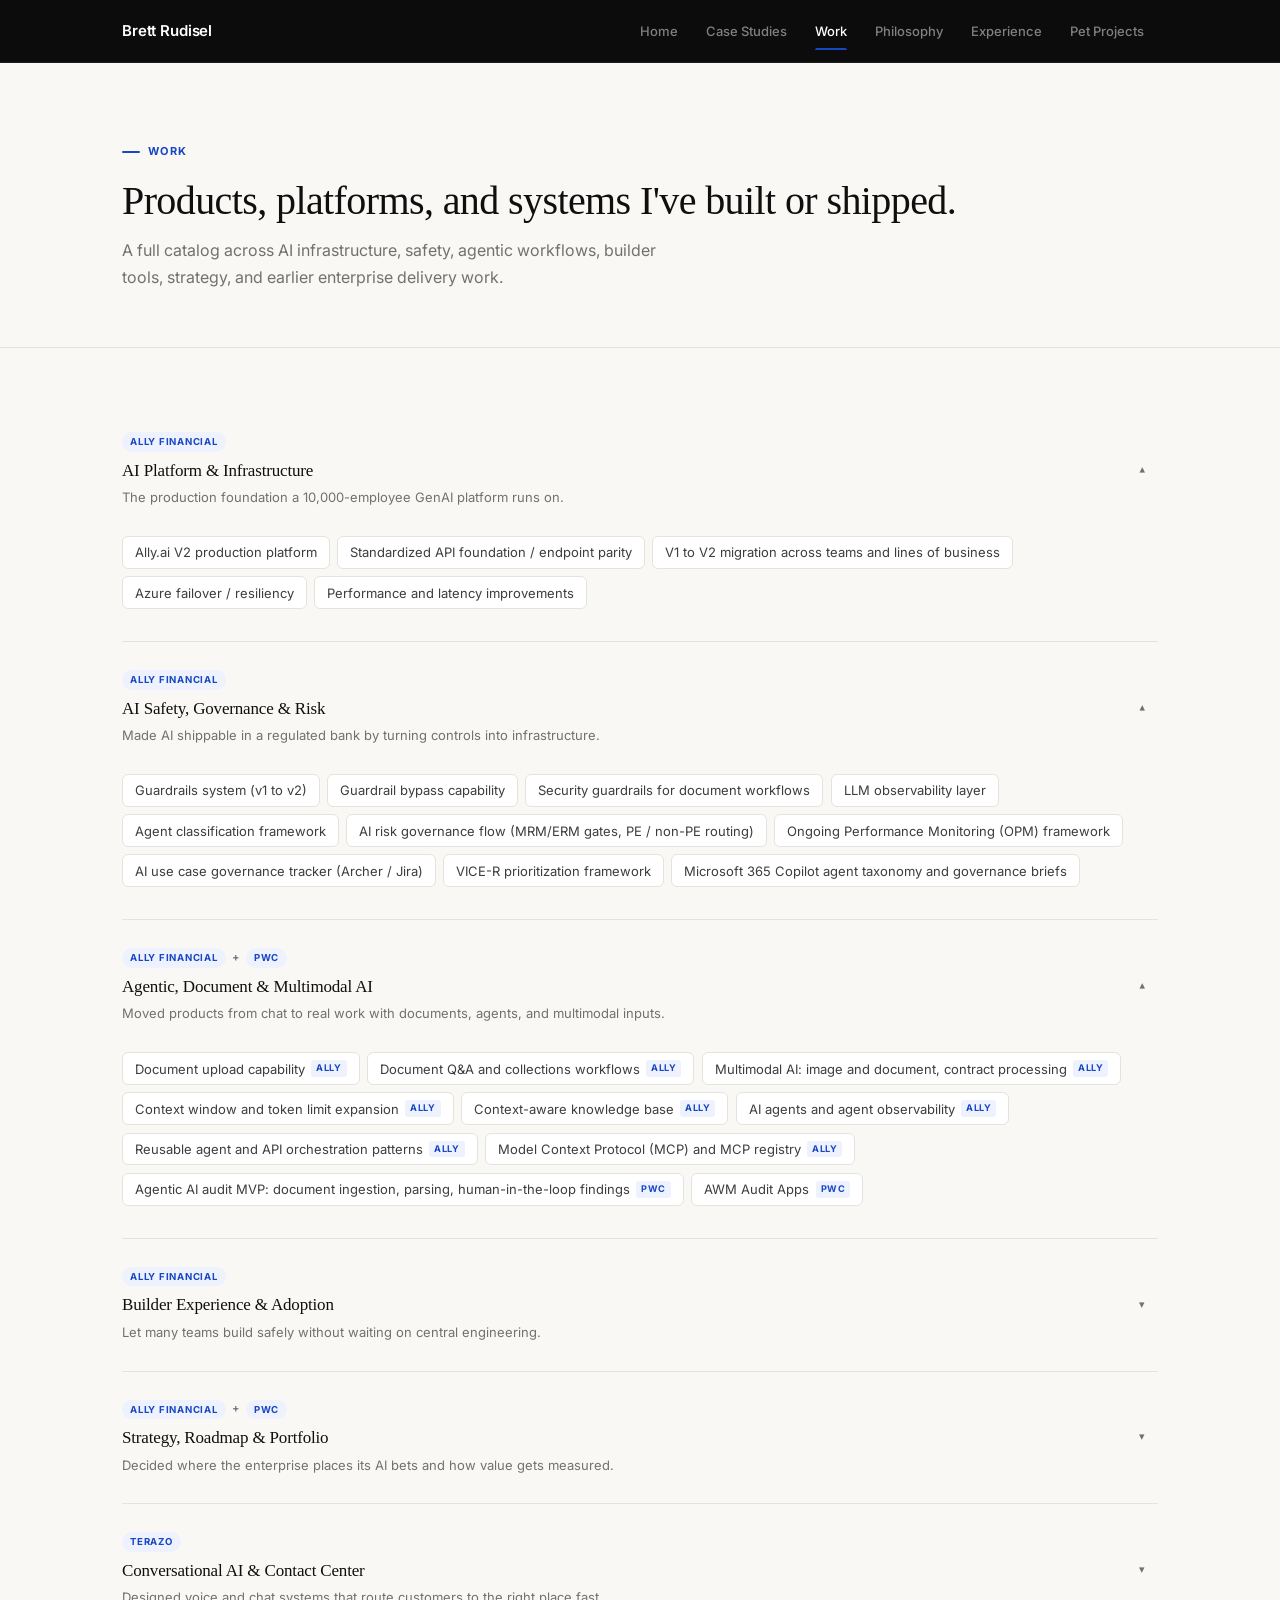
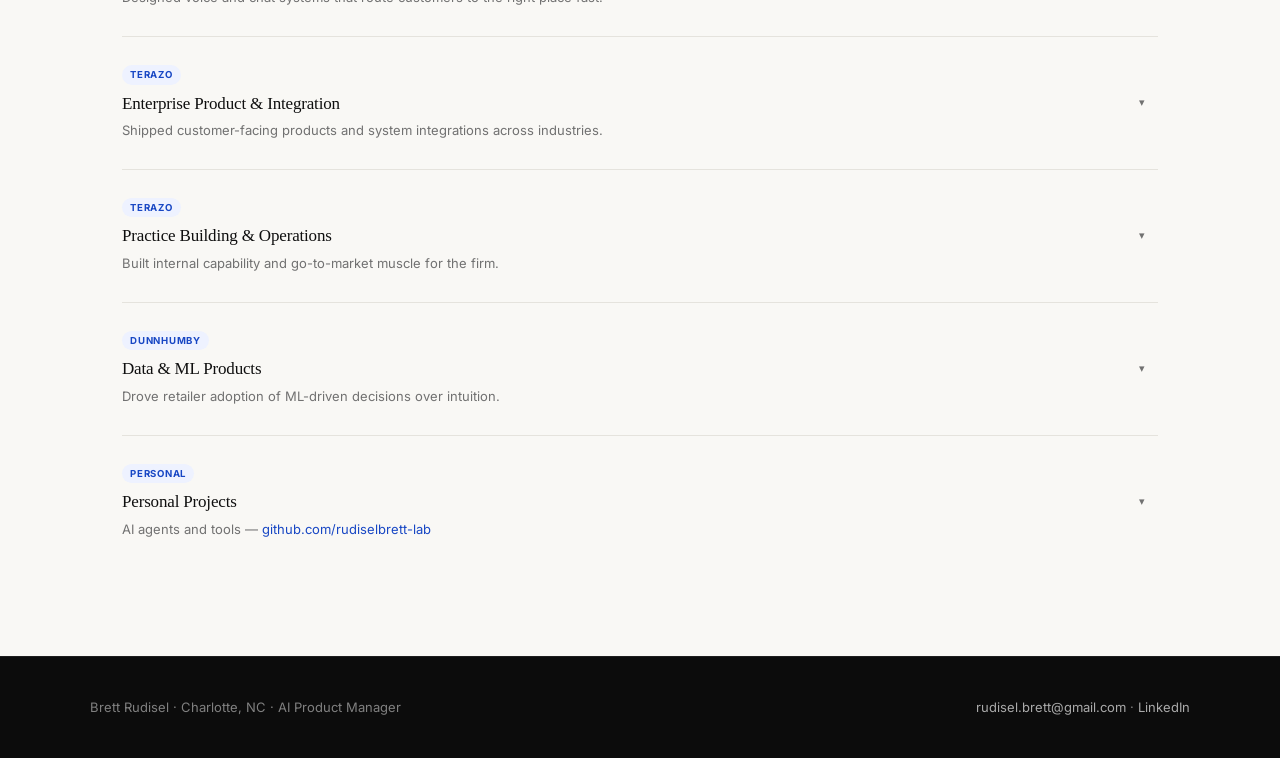
<file: work.html>
<!DOCTYPE html>
<html lang="en">
<head>
  <meta charset="UTF-8" />
  <meta name="viewport" content="width=device-width, initial-scale=1.0" />
  <title>Work — Brett Rudisel</title>
  <link rel="stylesheet" href="assets/style.css" />
</head>
<body>

<nav>
  <div class="nav-inner">
    <a class="nav-name" href="index.html">Brett Rudisel</a>
    <ul class="nav-links">
      <li><a href="index.html">Home</a></li>
      <li><a href="case-studies.html">Case Studies</a></li>
      <li><a href="work.html" class="active">Work</a></li>
      <li><a href="philosophy.html">Philosophy</a></li>
      <li><a href="experience.html">Experience</a></li>
      <li><a href="pet-projects.html">Pet Projects</a></li>
    </ul>
    <button class="nav-toggle" onclick="document.querySelector('.nav-links').classList.toggle('open')">☰</button>
  </div>
</nav>

<main>
  <section class="page-header">
    <div class="container">
      <p class="eyebrow">Work</p>
      <h1>Products, platforms, and systems I've built or shipped.</h1>
      <p class="page-sub">A full catalog across AI infrastructure, safety, agentic workflows, builder tools, strategy, and earlier enterprise delivery work.</p>
    </div>
  </section>

  <div class="container work-page">

    <details class="work-section" open>
      <summary>
        <div class="work-section-header">
          <div class="work-section-meta">
            <span class="work-company">Ally Financial</span>
          </div>
          <h2>AI Platform & Infrastructure</h2>
          <p class="work-section-desc">The production foundation a 10,000-employee GenAI platform runs on.</p>
        </div>
        <span class="work-chevron">▾</span>
      </summary>
      <div class="work-list-wrap">
        <ul class="work-list">
          <li>Ally.ai V2 production platform</li>
          <li>Standardized API foundation / endpoint parity</li>
          <li>V1 to V2 migration across teams and lines of business</li>
          <li>Azure failover / resiliency</li>
          <li>Performance and latency improvements</li>
        </ul>
      </div>
    </details>

    <details class="work-section" open>
      <summary>
        <div class="work-section-header">
          <div class="work-section-meta">
            <span class="work-company">Ally Financial</span>
          </div>
          <h2>AI Safety, Governance & Risk</h2>
          <p class="work-section-desc">Made AI shippable in a regulated bank by turning controls into infrastructure.</p>
        </div>
        <span class="work-chevron">▾</span>
      </summary>
      <div class="work-list-wrap">
        <ul class="work-list">
          <li>Guardrails system (v1 to v2)</li>
          <li>Guardrail bypass capability</li>
          <li>Security guardrails for document workflows</li>
          <li>LLM observability layer</li>
          <li>Agent classification framework</li>
          <li>AI risk governance flow (MRM/ERM gates, PE / non-PE routing)</li>
          <li>Ongoing Performance Monitoring (OPM) framework</li>
          <li>AI use case governance tracker (Archer / Jira)</li>
          <li>VICE-R prioritization framework</li>
          <li>Microsoft 365 Copilot agent taxonomy and governance briefs</li>
        </ul>
      </div>
    </details>

    <details class="work-section" open>
      <summary>
        <div class="work-section-header">
          <div class="work-section-meta">
            <span class="work-company">Ally Financial</span>
            <span class="work-company-sep">+</span>
            <span class="work-company">PwC</span>
          </div>
          <h2>Agentic, Document & Multimodal AI</h2>
          <p class="work-section-desc">Moved products from chat to real work with documents, agents, and multimodal inputs.</p>
        </div>
        <span class="work-chevron">▾</span>
      </summary>
      <div class="work-list-wrap">
        <ul class="work-list">
          <li>Document upload capability <span class="work-co">Ally</span></li>
          <li>Document Q&A and collections workflows <span class="work-co">Ally</span></li>
          <li>Multimodal AI: image and document, contract processing <span class="work-co">Ally</span></li>
          <li>Context window and token limit expansion <span class="work-co">Ally</span></li>
          <li>Context-aware knowledge base <span class="work-co">Ally</span></li>
          <li>AI agents and agent observability <span class="work-co">Ally</span></li>
          <li>Reusable agent and API orchestration patterns <span class="work-co">Ally</span></li>
          <li>Model Context Protocol (MCP) and MCP registry <span class="work-co">Ally</span></li>
          <li>Agentic AI audit MVP: document ingestion, parsing, human-in-the-loop findings <span class="work-co">PwC</span></li>
          <li>AWM Audit Apps <span class="work-co">PwC</span></li>
        </ul>
      </div>
    </details>

    <details class="work-section">
      <summary>
        <div class="work-section-header">
          <div class="work-section-meta">
            <span class="work-company">Ally Financial</span>
          </div>
          <h2>Builder Experience & Adoption</h2>
          <p class="work-section-desc">Let many teams build safely without waiting on central engineering.</p>
        </div>
        <span class="work-chevron">▾</span>
      </summary>
      <div class="work-list-wrap">
        <ul class="work-list">
          <li>Enablement Portal</li>
          <li>Experiment lifecycle (idea to experiment to production)</li>
          <li>Test Harness V2</li>
          <li>Synthetic data validation</li>
          <li>Model registration and lifecycle workflows (model registry)</li>
          <li>Innersourcing framework and operating model</li>
          <li>Innersource backlog and portal claiming workflow</li>
          <li>Forward-deploy operating model</li>
          <li>Chat UX improvements (AI-generated naming, favorite / delete / organize)</li>
          <li>AI Business Insiders community (Viva Engage)</li>
        </ul>
      </div>
    </details>

    <details class="work-section">
      <summary>
        <div class="work-section-header">
          <div class="work-section-meta">
            <span class="work-company">Ally Financial</span>
            <span class="work-company-sep">+</span>
            <span class="work-company">PwC</span>
          </div>
          <h2>Strategy, Roadmap & Portfolio</h2>
          <p class="work-section-desc">Decided where the enterprise places its AI bets and how value gets measured.</p>
        </div>
        <span class="work-chevron">▾</span>
      </summary>
      <div class="work-list-wrap">
        <ul class="work-list">
          <li>2026 Ally.ai roadmap <span class="work-co">Ally</span></li>
          <li>Capability maturity model <span class="work-co">Ally</span></li>
          <li>AI use case intake and lifecycle workflow <span class="work-co">Ally</span></li>
          <li>Cross-LOB delivery model: Auto, Insurance, Legal, Compliance <span class="work-co">Ally</span></li>
          <li>GenAI Enablement Charter and 45-day plan <span class="work-co">Ally</span></li>
          <li>GenAI Use Case Catalog PRD <span class="work-co">Ally</span></li>
          <li>Value estimator tool <span class="work-co">Ally</span></li>
          <li>Backlog and roadmap across four concurrent products, $4M budget <span class="work-co">PwC</span></li>
        </ul>
      </div>
    </details>

    <details class="work-section">
      <summary>
        <div class="work-section-header">
          <div class="work-section-meta">
            <span class="work-company">Terazo</span>
          </div>
          <h2>Conversational AI & Contact Center</h2>
          <p class="work-section-desc">Designed voice and chat systems that route customers to the right place fast.</p>
        </div>
        <span class="work-chevron">▾</span>
      </summary>
      <div class="work-list-wrap">
        <ul class="work-list">
          <li>Landfall — outbound call scheduling with IVR, agent, and voicemail routing</li>
          <li>FlightHub — omnichannel IVR and chat with priority skills-based routing</li>
          <li>WakeMed — HIPAA-compliant patient reminder IVR</li>
          <li>Walton — DialogFlow CX and Twilio Flex integration</li>
          <li>Meridian — DialogFlow CX and Twilio Flex integration</li>
          <li>Healthcare IVR builds (Vibra, Lincare)</li>
        </ul>
      </div>
    </details>

    <details class="work-section">
      <summary>
        <div class="work-section-header">
          <div class="work-section-meta">
            <span class="work-company">Terazo</span>
          </div>
          <h2>Enterprise Product & Integration</h2>
          <p class="work-section-desc">Shipped customer-facing products and system integrations across industries.</p>
        </div>
        <span class="work-chevron">▾</span>
      </summary>
      <div class="work-list-wrap">
        <ul class="work-list">
          <li>Property Vista — Twilio tenant comms: onboarding, SMS surveys, after-hours maintenance app</li>
          <li>Franklin Junction — real-time third-party-delivery reporting and data warehouse for a restaurant marketplace</li>
          <li>Passport — DMV integration: pay citation, plate lookup, handicap decal, remove hold</li>
          <li>K2 — customer-facing temperature monitoring dashboard</li>
          <li>Timmons — real-time API field sync across three systems</li>
          <li>Ekos — Datadog monitoring, expanded into ongoing support</li>
          <li>DPL — architecture assessment</li>
        </ul>
      </div>
    </details>

    <details class="work-section">
      <summary>
        <div class="work-section-header">
          <div class="work-section-meta">
            <span class="work-company">Terazo</span>
          </div>
          <h2>Practice Building & Operations</h2>
          <p class="work-section-desc">Built internal capability and go-to-market muscle for the firm.</p>
        </div>
        <span class="work-chevron">▾</span>
      </summary>
      <div class="work-list-wrap">
        <ul class="work-list">
          <li>SOC 2 certification — led Terazo to certification</li>
          <li>Twilio Segment go-to-market strategy and playbook</li>
          <li>Net Promoter Score (NPS) program implementation</li>
        </ul>
      </div>
    </details>

    <details class="work-section">
      <summary>
        <div class="work-section-header">
          <div class="work-section-meta">
            <span class="work-company">Dunnhumby</span>
          </div>
          <h2>Data & ML Products</h2>
          <p class="work-section-desc">Drove retailer adoption of ML-driven decisions over intuition.</p>
        </div>
        <span class="work-chevron">▾</span>
      </summary>
      <div class="work-list-wrap">
        <ul class="work-list">
          <li>ML demand forecasting model — deployed across 8 national retailers</li>
          <li>Vendor promotions portal (Lowes Foods, Weis, SpartanNash, AFS, SMU: funding entry, tracking, forecasting, analytics)</li>
          <li>Aptaris software platform (via Aptaris LLC acquisition)</li>
          <li>Enterprise merchandising and forecasting implementations</li>
        </ul>
      </div>
    </details>

    <details class="work-section">
      <summary>
        <div class="work-section-header">
          <div class="work-section-meta">
            <span class="work-company">Personal</span>
          </div>
          <h2>Personal Projects</h2>
          <p class="work-section-desc">AI agents and tools — <a href="https://github.com/rudiselbrett-lab" target="_blank" style="color:var(--accent);">github.com/rudiselbrett-lab</a></p>
        </div>
        <span class="work-chevron">▾</span>
      </summary>
      <div class="work-list-wrap">
        <ul class="work-list">
          <li>Product-critic agent</li>
          <li>Use-case evaluator</li>
          <li>Custom Claude skills and agents built with Claude Code and the Anthropic API</li>
          <li>LOOP framework (Listen, Orient, Own a Wedge, Push, Measure) — built into a working web app prototype</li>
        </ul>
      </div>
    </details>

  </div>
</main>

<footer>
  <div class="footer-inner">
    <p>Brett Rudisel · Charlotte, NC · AI Product Manager</p>
    <p><a href="mailto:rudisel.brett@gmail.com">rudisel.brett@gmail.com</a> · <a href="https://linkedin.com/in/brett-rudisel" target="_blank">LinkedIn</a></p>
  </div>
</footer>

</body>
</html>
</file>
<file: assets/style.css>
/* ─────────────────────────────────────────
   FONTS
───────────────────────────────────────── */
@import url('https://fonts.googleapis.com/css2?family=Inter:wght@400;500;600;700&display=swap');

/* ─────────────────────────────────────────
   DESIGN TOKENS
───────────────────────────────────────── */
:root {
  --bg:           #F9F8F5;
  --bg-dark:      #0C0C0C;
  --bg-card:      #FFFFFF;
  --bg-subtle:    #F3F2EF;
  --text:         #0F0F0F;
  --text-2:       #3D3D3D;
  --text-3:       #717171;
  --text-inv:     #FFFFFF;
  --text-inv-2:   rgba(255,255,255,0.48);
  --accent:       #1847C4;
  --accent-light: #EEF2FF;
  --border:       #E5E3DD;
  --border-med:   #CFCDC6;
  --border-dark:  #1E1E1E;
  --serif:        Georgia, 'Times New Roman', serif;
  --sans:         'Inter', -apple-system, BlinkMacSystemFont, 'Segoe UI', Helvetica, Arial, sans-serif;
  --r-sm:         6px;
  --r:            10px;
  --r-lg:         16px;
  --shadow-sm:    0 1px 3px rgba(0,0,0,0.06), 0 1px 2px rgba(0,0,0,0.03);
  --shadow:       0 4px 16px rgba(0,0,0,0.08), 0 2px 6px rgba(0,0,0,0.04);
  --shadow-lg:    0 20px 60px rgba(0,0,0,0.10), 0 4px 16px rgba(0,0,0,0.05);
  --ease:         cubic-bezier(0.4, 0, 0.2, 1);
  --nav-h:        62px;
}

/* ─────────────────────────────────────────
   RESET & BASE
───────────────────────────────────────── */
*, *::before, *::after { box-sizing: border-box; margin: 0; padding: 0; }
html { scroll-behavior: smooth; font-size: 16px; }
body {
  font-family: var(--sans);
  background: var(--bg);
  color: var(--text);
  line-height: 1.6;
  -webkit-font-smoothing: antialiased;
  -moz-osx-font-smoothing: grayscale;
}
img { display: block; max-width: 100%; }
a { color: inherit; text-decoration: none; }

/* ─────────────────────────────────────────
   NAV
───────────────────────────────────────── */
nav {
  position: sticky; top: 0; z-index: 300;
  background: var(--bg-dark);
  border-bottom: 1px solid var(--border-dark);
}
.nav-inner {
  max-width: 1100px; margin: 0 auto; padding: 0 2rem;
  display: flex; align-items: center; justify-content: space-between;
  height: var(--nav-h);
}
.nav-name {
  font-size: 0.9375rem; font-weight: 600;
  color: var(--text-inv); letter-spacing: -0.01em;
}
.nav-links { display: flex; gap: 0; list-style: none; }
.nav-links a {
  display: block; padding: 0.5rem 0.875rem;
  font-size: 0.8125rem; font-weight: 500;
  color: var(--text-inv-2);
  transition: color 150ms var(--ease);
  position: relative;
}
.nav-links a:hover { color: var(--text-inv); }
.nav-links a.active { color: var(--text-inv); }
.nav-links a.active::after {
  content: '';
  position: absolute; bottom: -1px; left: 0.875rem; right: 0.875rem;
  height: 2px; background: var(--accent);
  border-radius: 2px 2px 0 0;
}

.nav-toggle {
  display: none;
  background: none; border: none; cursor: pointer;
  padding: 6px; border-radius: var(--r-sm);
  color: var(--text-inv); font-size: 1.1rem;
}
.nav-toggle:hover { background: rgba(255,255,255,0.1); }

@media (max-width: 700px) {
  .nav-toggle { display: flex; align-items: center; justify-content: center; }
  .nav-links {
    display: none; flex-direction: column;
    position: fixed; top: var(--nav-h); left: 0; right: 0;
    background: var(--bg-dark);
    border-bottom: 1px solid var(--border-dark);
    padding: 0.75rem 1rem 1.25rem; gap: 2px;
  }
  .nav-links.open { display: flex; }
  .nav-links a { padding: 0.625rem 0.875rem; font-size: 0.9rem; }
  .nav-links a.active::after { display: none; }
}

/* ─────────────────────────────────────────
   LAYOUT
───────────────────────────────────────── */
.container { max-width: 1100px; margin: 0 auto; padding: 0 2rem; }

/* ─────────────────────────────────────────
   SHARED ATOMS
───────────────────────────────────────── */
.eyebrow {
  display: inline-flex; align-items: center; gap: 0.5rem;
  font-size: 0.6875rem; font-weight: 700;
  letter-spacing: 0.12em; text-transform: uppercase;
  color: var(--accent); margin-bottom: 1rem;
}
.eyebrow::before {
  content: ''; display: block;
  width: 18px; height: 2px;
  background: var(--accent); border-radius: 2px;
}

.tag {
  font-size: 0.6875rem; font-weight: 600;
  padding: 3px 10px; border-radius: 100px;
  background: var(--bg-subtle); color: var(--text-3);
  border: 1px solid var(--border);
  letter-spacing: 0.02em;
}
.tag.accent {
  background: var(--accent-light); color: var(--accent);
  border-color: #C7D7FA;
}

/* ─────────────────────────────────────────
   BUTTONS
───────────────────────────────────────── */
.btn-primary {
  display: inline-flex; align-items: center; gap: 0.4rem;
  padding: 0.6875rem 1.375rem;
  background: var(--text); color: var(--text-inv);
  font-size: 0.875rem; font-weight: 600;
  border-radius: var(--r-sm); letter-spacing: -0.01em;
  transition: background 150ms var(--ease), transform 150ms var(--ease), box-shadow 150ms var(--ease);
  box-shadow: var(--shadow-sm);
}
.btn-primary:hover { background: #222; transform: translateY(-1px); box-shadow: var(--shadow); }
.btn-primary:active { transform: translateY(0); }

.btn-secondary {
  display: inline-flex; align-items: center; gap: 0.4rem;
  padding: 0.6875rem 1.375rem;
  background: transparent; color: var(--text-2);
  font-size: 0.875rem; font-weight: 500;
  border-radius: var(--r-sm); letter-spacing: -0.01em;
  border: 1px solid var(--border);
  transition: border-color 150ms var(--ease), color 150ms var(--ease), background 150ms var(--ease);
}
.btn-secondary:hover { border-color: var(--border-med); color: var(--text); background: var(--bg-card); }

/* ─────────────────────────────────────────
   HOME — HERO
───────────────────────────────────────── */
.hero-home {
  padding: 96px 2rem 88px;
  border-bottom: 1px solid var(--border);
}
.hero-home-inner {
  max-width: 1100px; margin: 0 auto;
  display: grid;
  grid-template-columns: 1fr auto;
  gap: 5rem; align-items: center;
}
@media (max-width: 760px) {
  .hero-home-inner { grid-template-columns: 1fr; gap: 2.5rem; }
  .hero-photo-wrap { order: -1; }
}

.hero-text h1 {
  font-family: var(--serif);
  font-size: clamp(2.125rem, 5vw, 3rem);
  font-weight: normal; line-height: 1.18;
  letter-spacing: -0.02em;
  margin-bottom: 1.25rem;
}
.hero-sub {
  font-size: 1rem; color: var(--text-2);
  line-height: 1.8; max-width: 520px;
  margin-bottom: 1.75rem;
}
.hero-contact {
  display: flex; flex-wrap: wrap; gap: 0.375rem;
  margin-bottom: 2rem;
}
.hero-contact a {
  font-size: 0.8125rem; color: var(--text-3);
  padding: 5px 12px;
  border: 1px solid var(--border);
  border-radius: 100px;
  background: var(--bg-card);
  transition: color 150ms var(--ease), border-color 150ms var(--ease);
}
.hero-contact a:hover { color: var(--accent); border-color: var(--accent); }
.hero-cta { display: flex; gap: 0.75rem; flex-wrap: wrap; }

.hero-photo {
  width: 200px; height: 200px;
  border-radius: 50%; object-fit: cover;
  outline: 1px solid var(--border);
  outline-offset: 4px;
  box-shadow: var(--shadow-lg);
}
@media (max-width: 760px) { .hero-photo { width: 120px; height: 120px; } }

/* ─────────────────────────────────────────
   HOME — FOCUS GRID
───────────────────────────────────────── */
.home-focus { padding: 80px 2rem 88px; }
.home-focus-header { margin-bottom: 2.75rem; }
.home-focus-header h2 {
  font-family: var(--serif);
  font-size: clamp(1.5rem, 3vw, 2rem);
  font-weight: normal; letter-spacing: -0.01em;
}

.focus-grid {
  counter-reset: focus-card;
  display: grid;
  grid-template-columns: repeat(2, 1fr);
  gap: 1px;
  background: var(--border);
  border: 1px solid var(--border);
  border-radius: var(--r-lg);
  overflow: hidden;
}
@media (max-width: 640px) { .focus-grid { grid-template-columns: 1fr; } }

.focus-card {
  counter-increment: focus-card;
  background: var(--bg-card);
  padding: 2rem 2rem 2.25rem;
  transition: background 150ms var(--ease);
}
.focus-card:hover { background: #FAFAF9; }
.focus-card::before {
  content: "0" counter(focus-card);
  display: block;
  font-size: 0.625rem; font-weight: 700;
  letter-spacing: 0.1em; color: var(--text-3);
  margin-bottom: 0.875rem;
}
.focus-card h3 {
  font-size: 0.9375rem; font-weight: 600;
  line-height: 1.4; letter-spacing: -0.01em;
  margin-bottom: 0.625rem;
}
.focus-card p { font-size: 0.8375rem; color: var(--text-3); line-height: 1.7; }

/* ─────────────────────────────────────────
   PAGE HEADER
───────────────────────────────────────── */
.page-header {
  padding: 72px 2rem 56px;
  border-bottom: 1px solid var(--border);
}
.page-header h1 {
  font-family: var(--serif);
  font-size: clamp(1.875rem, 4vw, 2.5rem);
  font-weight: normal; line-height: 1.2;
  letter-spacing: -0.015em;
  margin-bottom: 0.75rem;
}
.page-sub { font-size: 1rem; color: var(--text-3); max-width: 540px; line-height: 1.7; }

/* ─────────────────────────────────────────
   CASE STUDIES — CARD GRID
───────────────────────────────────────── */
.cs-card-grid {
  padding: 48px 2rem 0;
  border-bottom: 1px solid var(--border);
}
.cs-card-grid .container {
  display: grid;
  grid-template-columns: repeat(auto-fit, minmax(220px, 1fr));
  gap: 1px;
  background: var(--border);
  border: 1px solid var(--border);
  border-radius: var(--r-lg);
  overflow: hidden;
  margin-bottom: 52px;
}
.cs-card {
  background: var(--bg-card);
  padding: 1.625rem;
  display: flex; flex-direction: column; gap: 0.625rem;
  text-decoration: none; color: inherit;
  transition: background 150ms var(--ease);
  position: relative;
}
.cs-card:hover { background: #FAFAF9; }
.cs-card-num {
  font-size: 0.625rem; font-weight: 700;
  letter-spacing: 0.1em; text-transform: uppercase;
  color: var(--text-3);
}
.cs-card-metric {
  font-family: var(--serif);
  font-size: 1.625rem; color: var(--text);
  line-height: 1; letter-spacing: -0.01em;
}
.cs-card-title { font-size: 0.875rem; font-weight: 600; line-height: 1.4; letter-spacing: -0.01em; }
.cs-card-desc { font-size: 0.8rem; color: var(--text-3); line-height: 1.6; margin-top: auto; }
.cs-card-arrow {
  position: absolute; bottom: 1.375rem; right: 1.375rem;
  font-size: 0.875rem; color: var(--text-3);
  transition: transform 150ms var(--ease), color 150ms var(--ease);
}
.cs-card:hover .cs-card-arrow { transform: translateX(3px); color: var(--accent); }

/* ─────────────────────────────────────────
   CASE STUDIES — ARTICLE
───────────────────────────────────────── */
.cs-page { padding: 72px 2rem 88px; }
.cs { padding-bottom: 80px; scroll-margin-top: 80px; }
.cs-divider { border: none; border-top: 1px solid var(--border); margin-bottom: 80px; }

.cs-header { margin-bottom: 2.25rem; }
.cs-tags { display: flex; flex-wrap: wrap; gap: 0.4rem; margin-bottom: 1.125rem; }
.cs-header h2 {
  font-family: var(--serif);
  font-size: clamp(1.5rem, 3vw, 2rem);
  font-weight: normal; line-height: 1.25;
  letter-spacing: -0.015em;
  margin-bottom: 0.4rem;
}
.cs-company { font-size: 0.8125rem; color: var(--text-3); }

.metrics-strip {
  display: grid;
  grid-template-columns: repeat(auto-fit, minmax(120px, 1fr));
  gap: 1px; background: var(--border);
  border: 1px solid var(--border);
  border-radius: var(--r);
  overflow: hidden; margin-bottom: 2.5rem;
}
.metric { background: var(--bg-card); padding: 1.25rem 1.5rem; }
.metric-val {
  font-family: var(--serif);
  font-size: 1.625rem; color: var(--text);
  margin-bottom: 0.3rem; line-height: 1;
  letter-spacing: -0.01em;
}
.metric-lbl { font-size: 0.7rem; color: var(--text-3); line-height: 1.5; }

.cs-two-col {
  display: grid; grid-template-columns: 1fr;
  gap: 1px; background: var(--border);
  border: 1px solid var(--border);
  border-radius: var(--r);
  overflow: hidden; margin-bottom: 1rem;
}
@media (min-width: 680px) { .cs-two-col { grid-template-columns: 1fr 1fr; } }

.cs-block { background: var(--bg-card); padding: 1.625rem; }
.cs-block h3 {
  font-size: 0.6rem; font-weight: 700;
  letter-spacing: 0.13em; text-transform: uppercase;
  color: var(--text-3); margin-bottom: 0.75rem;
}
.cs-block p { font-size: 0.9375rem; color: var(--text-2); line-height: 1.8; }
.cs-block p + p { margin-top: 0.65rem; }

.cs-callout {
  background: var(--bg-card);
  border: 1px solid var(--border);
  border-left: 3px solid var(--text);
  border-radius: 0 var(--r-sm) var(--r-sm) 0;
  padding: 1.375rem 1.625rem;
  margin-bottom: 1rem;
}
.cs-callout h3 {
  font-size: 0.6rem; font-weight: 700;
  letter-spacing: 0.13em; text-transform: uppercase;
  color: var(--text-3); margin-bottom: 0.75rem;
}
.cs-callout p { font-size: 0.9375rem; color: var(--text-2); line-height: 1.8; }
.cs-callout p + p { margin-top: 0.65rem; }

/* ─────────────────────────────────────────
   PHILOSOPHY PAGE
───────────────────────────────────────── */
.phil-page { padding: 56px 2rem 88px; }

.phil-lead {
  max-width: 680px;
  padding: 0 0 3rem;
  border-bottom: 1px solid var(--border);
  margin-bottom: 0;
}
.phil-lead-quote {
  font-family: var(--serif);
  font-size: clamp(1.25rem, 3vw, 1.5rem);
  line-height: 1.6; color: var(--text);
  margin-bottom: 1rem;
  letter-spacing: -0.01em;
}
.phil-lead-sub { font-size: 1rem; color: var(--text-2); line-height: 1.8; }

/* Accordion sections */
details.phil-section {
  border-bottom: 1px solid var(--border);
}
details.phil-section:last-child { border-bottom: none; }

details.phil-section > summary {
  display: grid;
  grid-template-columns: 40px 1fr 24px;
  gap: 2rem;
  align-items: center;
  padding: 1.625rem 0;
  cursor: pointer;
  list-style: none;
  user-select: none;
}
details.phil-section > summary::-webkit-details-marker { display: none; }
details.phil-section > summary::marker { display: none; }
details.phil-section > summary:hover .phil-section-title { color: var(--accent); }

.phil-section-num {
  font-size: 0.625rem; font-weight: 700;
  color: var(--text-3); letter-spacing: 0.07em;
  padding-top: 2px;
}
.phil-section-title {
  font-family: var(--serif);
  font-size: 1.125rem; font-weight: normal;
  line-height: 1.35; letter-spacing: -0.01em;
  transition: color 150ms var(--ease);
}
.phil-chevron {
  color: var(--text-3); font-size: 0.7rem;
  display: flex; align-items: center; justify-content: center;
  transition: transform 250ms var(--ease);
  flex-shrink: 0;
}
details[open].phil-section > summary .phil-chevron { transform: rotate(180deg); }

.phil-section-body {
  padding: 0 0 2rem 72px;
}
.phil-section-body p { font-size: 0.9375rem; color: var(--text-2); line-height: 1.8; }
.phil-section-body p + p { margin-top: 0.75rem; }

@media (max-width: 560px) {
  details.phil-section > summary { grid-template-columns: 30px 1fr 20px; gap: 1rem; }
  .phil-section-body { padding: 0 0 1.75rem 30px; }
}

/* Loop steps */
.loop-steps {
  border: 1px solid var(--border); border-radius: var(--r);
  overflow: hidden; margin-bottom: 1.25rem;
  background: var(--bg-card);
}
.loop-step {
  display: flex; align-items: baseline; gap: 1.25rem;
  padding: 0.875rem 1.25rem;
  border-bottom: 1px solid var(--border);
  transition: background 150ms var(--ease);
}
.loop-step:last-child { border-bottom: none; }
.loop-step:hover { background: var(--bg-subtle); }
.loop-label { font-size: 0.8125rem; font-weight: 600; min-width: 110px; color: var(--text); }
.loop-desc { font-size: 0.875rem; color: var(--text-3); }
.loop-note {
  font-size: 0.875rem; color: var(--text-3);
  font-style: italic; line-height: 1.75; margin-top: 1rem;
}

/* PBN grid */
.pbn-grid {
  display: grid; grid-template-columns: repeat(3, 1fr);
  gap: 1px; background: var(--border);
  border: 1px solid var(--border); border-radius: var(--r);
  overflow: hidden; margin-bottom: 1.25rem;
}
@media (max-width: 480px) { .pbn-grid { grid-template-columns: 1fr; } }
.pbn-item { background: var(--bg-card); padding: 1.25rem; }
.pbn-label { font-size: 0.875rem; font-weight: 600; margin-bottom: 0.3rem; letter-spacing: -0.01em; }
.pbn-desc { font-size: 0.8125rem; color: var(--text-3); line-height: 1.6; }

/* Refusal list */
.refusal-list { list-style: none; display: flex; flex-direction: column; gap: 0.5rem; margin-top: 0.25rem; }
.refusal-list li {
  font-size: 0.9375rem; color: var(--text-2);
  padding-left: 1.25rem; position: relative; line-height: 1.6;
}
.refusal-list li::before { content: "—"; position: absolute; left: 0; color: var(--border-med); }

/* Influences */
.influences-grid {
  display: grid; grid-template-columns: repeat(auto-fit, minmax(190px, 1fr));
  gap: 1px; background: var(--border);
  border: 1px solid var(--border); border-radius: var(--r);
  overflow: hidden;
}
.influence-item { background: var(--bg-card); padding: 1.25rem; }
.influence-title { font-size: 0.9rem; font-weight: 600; margin-bottom: 0.3rem; letter-spacing: -0.01em; }
.influence-sub { font-size: 0.8rem; color: var(--text-3); line-height: 1.6; }

/* ─────────────────────────────────────────
   EXPERIENCE PAGE
───────────────────────────────────────── */
.exp-page { padding: 56px 2rem 88px; }

.timeline { margin-bottom: 4rem; }
.tl-item {
  display: grid; grid-template-columns: 180px 1fr;
  gap: 2.5rem;
  padding: 2.5rem 0;
  border-bottom: 1px solid var(--border);
}
.tl-item:first-child { padding-top: 0; }
@media (max-width: 620px) { .tl-item { grid-template-columns: 1fr; gap: 0.625rem; } }

.tl-meta { padding-top: 3px; }
.tl-date { display: block; font-size: 0.75rem; color: var(--text-3); margin-bottom: 0.5rem; line-height: 1.4; }
.tl-tag {
  display: inline-block;
  font-size: 0.6rem; font-weight: 700;
  padding: 2px 8px; border-radius: 100px;
  background: var(--accent-light); color: var(--accent);
  letter-spacing: 0.05em; text-transform: uppercase;
}

.tl-body h2 { font-size: 1.0625rem; font-weight: 600; margin-bottom: 0.2rem; letter-spacing: -0.01em; }
.tl-company { font-size: 0.8125rem; color: var(--text-3); margin-bottom: 0.875rem; }
.tl-desc { font-size: 0.9rem; color: var(--text-2); line-height: 1.8; }

.tl-roles { margin-bottom: 1rem; }
.tl-role-row {
  display: flex; align-items: baseline; justify-content: space-between;
  gap: 1rem;
  padding: 0.45rem 0;
  border-bottom: 1px solid var(--border);
}
.tl-role-row:first-child { border-top: 1px solid var(--border); }
.tl-role-title { font-size: 0.875rem; font-weight: 500; color: var(--text); }
.tl-role-dates { font-size: 0.775rem; color: var(--text-3); white-space: nowrap; }

.tl-bullets { padding-left: 1.125rem; }
.tl-bullets li {
  font-size: 0.875rem; color: var(--text-2);
  line-height: 1.8; margin-bottom: 0.5rem;
}
.tl-bullets li:last-child { margin-bottom: 0; }

.exp-block { margin-bottom: 2.75rem; }
.exp-block h2 {
  font-family: var(--serif);
  font-size: 1.25rem; font-weight: normal;
  letter-spacing: -0.01em;
  margin-bottom: 1.25rem;
  padding-bottom: 0.75rem;
  border-bottom: 1px solid var(--border);
}

.edu-item { margin-bottom: 1.25rem; }
.edu-item:last-child { margin-bottom: 0; }
.edu-degree { font-size: 0.9375rem; font-weight: 600; margin-bottom: 0.2rem; letter-spacing: -0.01em; }
.edu-school { font-size: 0.8125rem; color: var(--text-3); }

.competency-grid { display: flex; flex-wrap: wrap; gap: 0.4rem; }
.competency {
  font-size: 0.75rem; font-weight: 500;
  padding: 4px 11px;
  background: var(--bg-card); border: 1px solid var(--border);
  border-radius: 100px; color: var(--text-2);
}

.cert-list { display: flex; flex-direction: column; }
.cert-row {
  display: flex; justify-content: space-between; align-items: center;
  padding: 0.75rem 0; border-bottom: 1px solid var(--border);
  font-size: 0.875rem;
}
.cert-row:last-child { border-bottom: none; }
.cert-yr { font-size: 0.75rem; color: var(--text-3); }

/* ─────────────────────────────────────────
   WORK PAGE
───────────────────────────────────────── */
.work-page { padding: 56px 2rem 88px; }

details.work-section {
  border-bottom: 1px solid var(--border);
}
details.work-section:last-child { border-bottom: none; }

details.work-section > summary {
  display: grid;
  grid-template-columns: 1fr 32px;
  gap: 1.5rem;
  align-items: center;
  padding: 1.75rem 0;
  cursor: pointer;
  list-style: none;
  user-select: none;
}
details.work-section > summary::-webkit-details-marker { display: none; }
details.work-section > summary::marker { display: none; }
details.work-section > summary:hover .work-section-header h2 { color: var(--accent); }

.work-section-meta {
  display: flex; align-items: center; gap: 0.375rem;
  flex-wrap: wrap; margin-bottom: 0.5rem;
}
.work-company {
  font-size: 0.6rem; font-weight: 700; letter-spacing: 0.08em; text-transform: uppercase;
  color: var(--accent); background: var(--accent-light);
  padding: 2px 8px; border-radius: 100px;
}
.work-company-sep { font-size: 0.7rem; color: var(--text-3); font-weight: 600; }

.work-section-header h2 {
  font-family: var(--serif);
  font-size: 1.0625rem; font-weight: normal;
  line-height: 1.35; letter-spacing: -0.01em;
  margin-bottom: 0.3rem;
  transition: color 150ms var(--ease);
}
.work-section-desc { font-size: 0.8125rem; color: var(--text-3); line-height: 1.6; }

.work-chevron {
  color: var(--text-3); font-size: 0.7rem;
  display: flex; align-items: center; justify-content: center;
  flex-shrink: 0; align-self: center;
  transition: transform 250ms var(--ease);
}
details[open].work-section > summary .work-chevron { transform: rotate(180deg); }

.work-list-wrap { padding: 0 0 2rem 0; }

.work-list {
  list-style: none; padding: 0; margin: 0;
  display: flex; flex-wrap: wrap; gap: 0.45rem;
}
.work-list li {
  display: inline-flex; align-items: center; gap: 0.4rem;
  font-size: 0.8125rem; color: var(--text-2);
  background: var(--bg-card);
  border: 1px solid var(--border);
  border-radius: var(--r-sm);
  padding: 0.4rem 0.75rem;
  line-height: 1.4;
  transition: border-color 150ms var(--ease), box-shadow 150ms var(--ease);
}
.work-list li:hover { border-color: var(--border-med); box-shadow: var(--shadow-sm); }

.work-co {
  font-size: 0.575rem; font-weight: 700; letter-spacing: 0.06em; text-transform: uppercase;
  color: var(--accent); background: var(--accent-light);
  padding: 2px 5px; border-radius: 3px;
  white-space: nowrap; flex-shrink: 0;
}

/* ─────────────────────────────────────────
   PET PROJECTS PAGE
───────────────────────────────────────── */
.pet-page { padding: 56px 2rem 88px; }

/* ─────────────────────────────────────────
   PET PROJECT CARD
───────────────────────────────────────── */
.work-status-badge {
  font-size: 0.6rem; font-weight: 700; letter-spacing: 0.08em; text-transform: uppercase;
  color: #16a34a; background: #f0fdf4;
  padding: 2px 8px; border-radius: 100px;
  border: 1px solid #bbf7d0;
}

.pet-project-card {
  background: var(--bg-card);
  border: 1px solid var(--border);
  border-radius: var(--r-lg);
  overflow: hidden;
}

.pet-project-top {
  padding: 1.5rem 1.75rem 1.25rem;
  border-bottom: 1px solid var(--border);
  background: var(--bg-subtle);
}
.pet-project-title-row {
  display: flex; align-items: center; gap: 0.75rem;
  flex-wrap: wrap; margin-bottom: 0.4rem;
}
.pet-project-title {
  font-family: var(--serif);
  font-size: 1.125rem; font-weight: normal;
  letter-spacing: -0.01em;
}
.pet-project-status {
  font-size: 0.6rem; font-weight: 700; letter-spacing: 0.08em; text-transform: uppercase;
  color: #16a34a; background: #f0fdf4;
  padding: 2px 8px; border-radius: 100px;
  border: 1px solid #bbf7d0;
}
.pet-project-stack {
  font-size: 0.775rem; color: var(--text-3);
  font-family: var(--sans); letter-spacing: 0;
}

.pet-project-body {
  padding: 1.5rem 1.75rem;
  display: flex; flex-direction: column; gap: 1.5rem;
}

.pet-project-block {}
.pet-project-label {
  font-size: 0.6rem; font-weight: 700;
  letter-spacing: 0.13em; text-transform: uppercase;
  color: var(--text-3); margin-bottom: 0.5rem;
}
.pet-project-block p {
  font-size: 0.875rem; color: var(--text-2); line-height: 1.8;
}
.pet-project-block strong { font-weight: 600; color: var(--text); }

.pet-project-arch {
  display: flex; flex-direction: column; gap: 0.5rem;
  padding: 1.25rem;
  background: var(--bg-subtle);
  border: 1px solid var(--border);
  border-radius: var(--r);
}
.pet-project-arch-step {
  font-size: 0.8125rem; color: var(--text-2); font-weight: 500;
  padding: 0.5rem 0.875rem;
  background: var(--bg-card);
  border: 1px solid var(--border);
  border-radius: var(--r-sm);
}
.pet-project-arch-arrow {
  font-size: 0.75rem; color: var(--text-3);
  padding-left: 0.875rem;
  line-height: 1;
}
.pet-project-arch-split {
  display: grid; grid-template-columns: 1fr 1fr;
  gap: 0.5rem;
}
@media (max-width: 560px) { .pet-project-arch-split { grid-template-columns: 1fr; } }
.pet-project-arch-track {
  background: var(--bg-card);
  border: 1px solid var(--border);
  border-radius: var(--r-sm);
  padding: 0.625rem 0.875rem;
}
.pet-project-arch-track-label {
  font-size: 0.7rem; font-weight: 700;
  color: var(--accent); margin-bottom: 0.25rem;
}
.pet-project-arch-track-desc { font-size: 0.775rem; color: var(--text-3); line-height: 1.5; }

.pet-project-links { border-top: 1px solid var(--border); padding-top: 1rem; }
.pet-project-link {
  font-size: 0.8125rem; color: var(--accent);
  transition: opacity 150ms var(--ease);
}
.pet-project-link:hover { opacity: 0.75; }

/* ─────────────────────────────────────────
   CAPTAIN'S LOG
───────────────────────────────────────── */
.captains-log {
  margin-top: 3rem;
  padding-top: 3rem;
  border-top: 1px solid var(--border);
}
.captains-log-header { margin-bottom: 2rem; }
.captains-log-title {
  font-family: var(--serif);
  font-size: 1.5rem; font-weight: normal;
  letter-spacing: -0.01em; margin-bottom: 0.35rem;
}
.captains-log-sub { font-size: 0.875rem; color: var(--text-3); }

.log-entry {
  display: grid;
  grid-template-columns: 160px 1fr;
  gap: 2.5rem;
  padding: 2rem 0;
  border-bottom: 1px solid var(--border);
}
.log-entry:last-child { border-bottom: none; }
@media (max-width: 620px) { .log-entry { grid-template-columns: 1fr; gap: 0.75rem; } }

.log-entry-meta { padding-top: 3px; }
.log-date {
  display: block;
  font-size: 0.775rem; color: var(--text-3);
  margin-bottom: 0.5rem; line-height: 1.4;
}
.log-tag {
  display: inline-block;
  font-size: 0.6rem; font-weight: 700;
  padding: 2px 8px; border-radius: 100px;
  background: var(--bg-subtle); color: var(--text-3);
  border: 1px solid var(--border);
  letter-spacing: 0.05em; text-transform: uppercase;
}

.log-entry-body { display: flex; flex-direction: column; gap: 1.375rem; }

.log-block {}
.log-block-label {
  font-size: 0.6rem; font-weight: 700;
  letter-spacing: 0.13em; text-transform: uppercase;
  color: var(--text-3); margin-bottom: 0.5rem;
}
.log-block p { font-size: 0.9rem; color: var(--text-2); line-height: 1.8; }
.log-block p + p { margin-top: 0.5rem; }
.log-block strong { font-weight: 600; color: var(--text); }

/* ─────────────────────────────────────────
   FOOTER
───────────────────────────────────────── */
footer {
  background: var(--bg-dark);
  border-top: 1px solid var(--border-dark);
  padding: 2.5rem 2rem;
}
.footer-inner {
  max-width: 1100px; margin: 0 auto;
  display: flex; justify-content: space-between;
  align-items: center; flex-wrap: wrap; gap: 0.75rem;
}
footer p { font-size: 0.8125rem; color: var(--text-inv-2); }
footer a { color: rgba(255,255,255,0.65); transition: color 150ms var(--ease); }
footer a:hover { color: var(--text-inv); }
</file>
